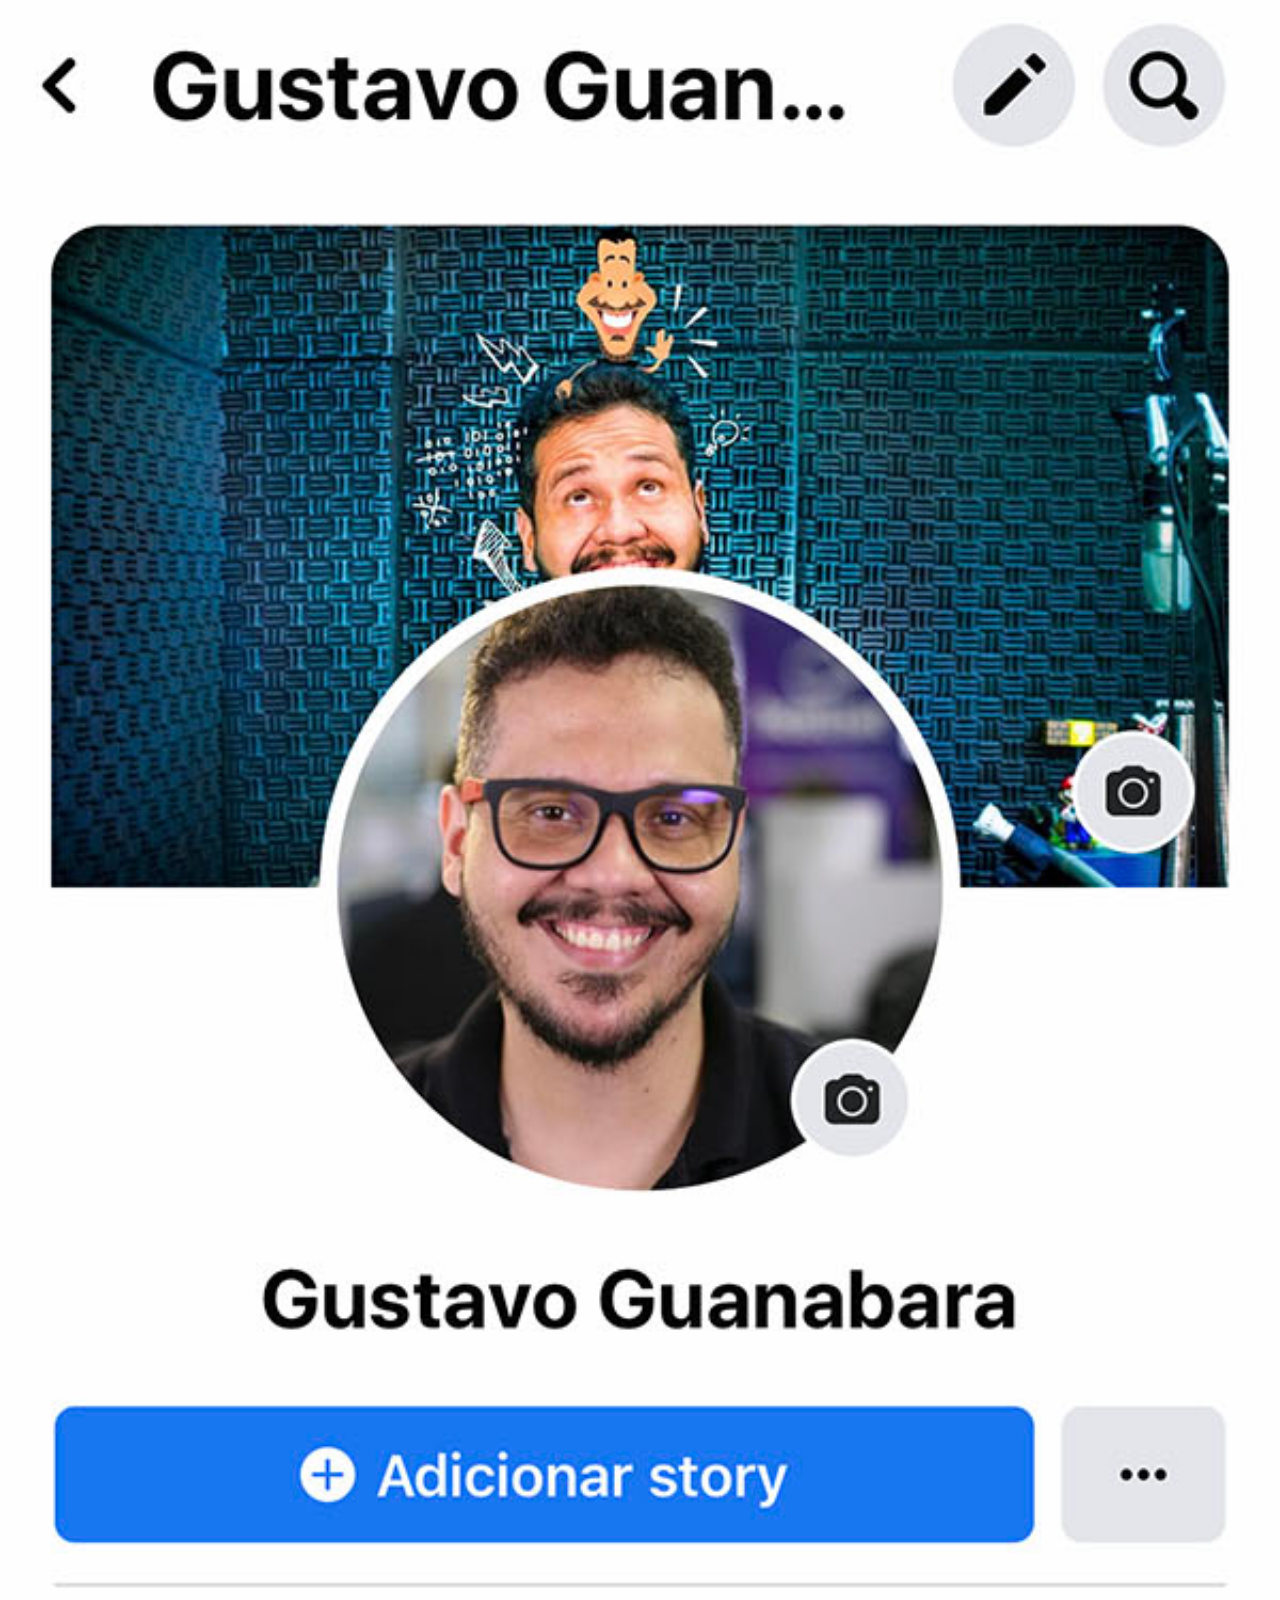
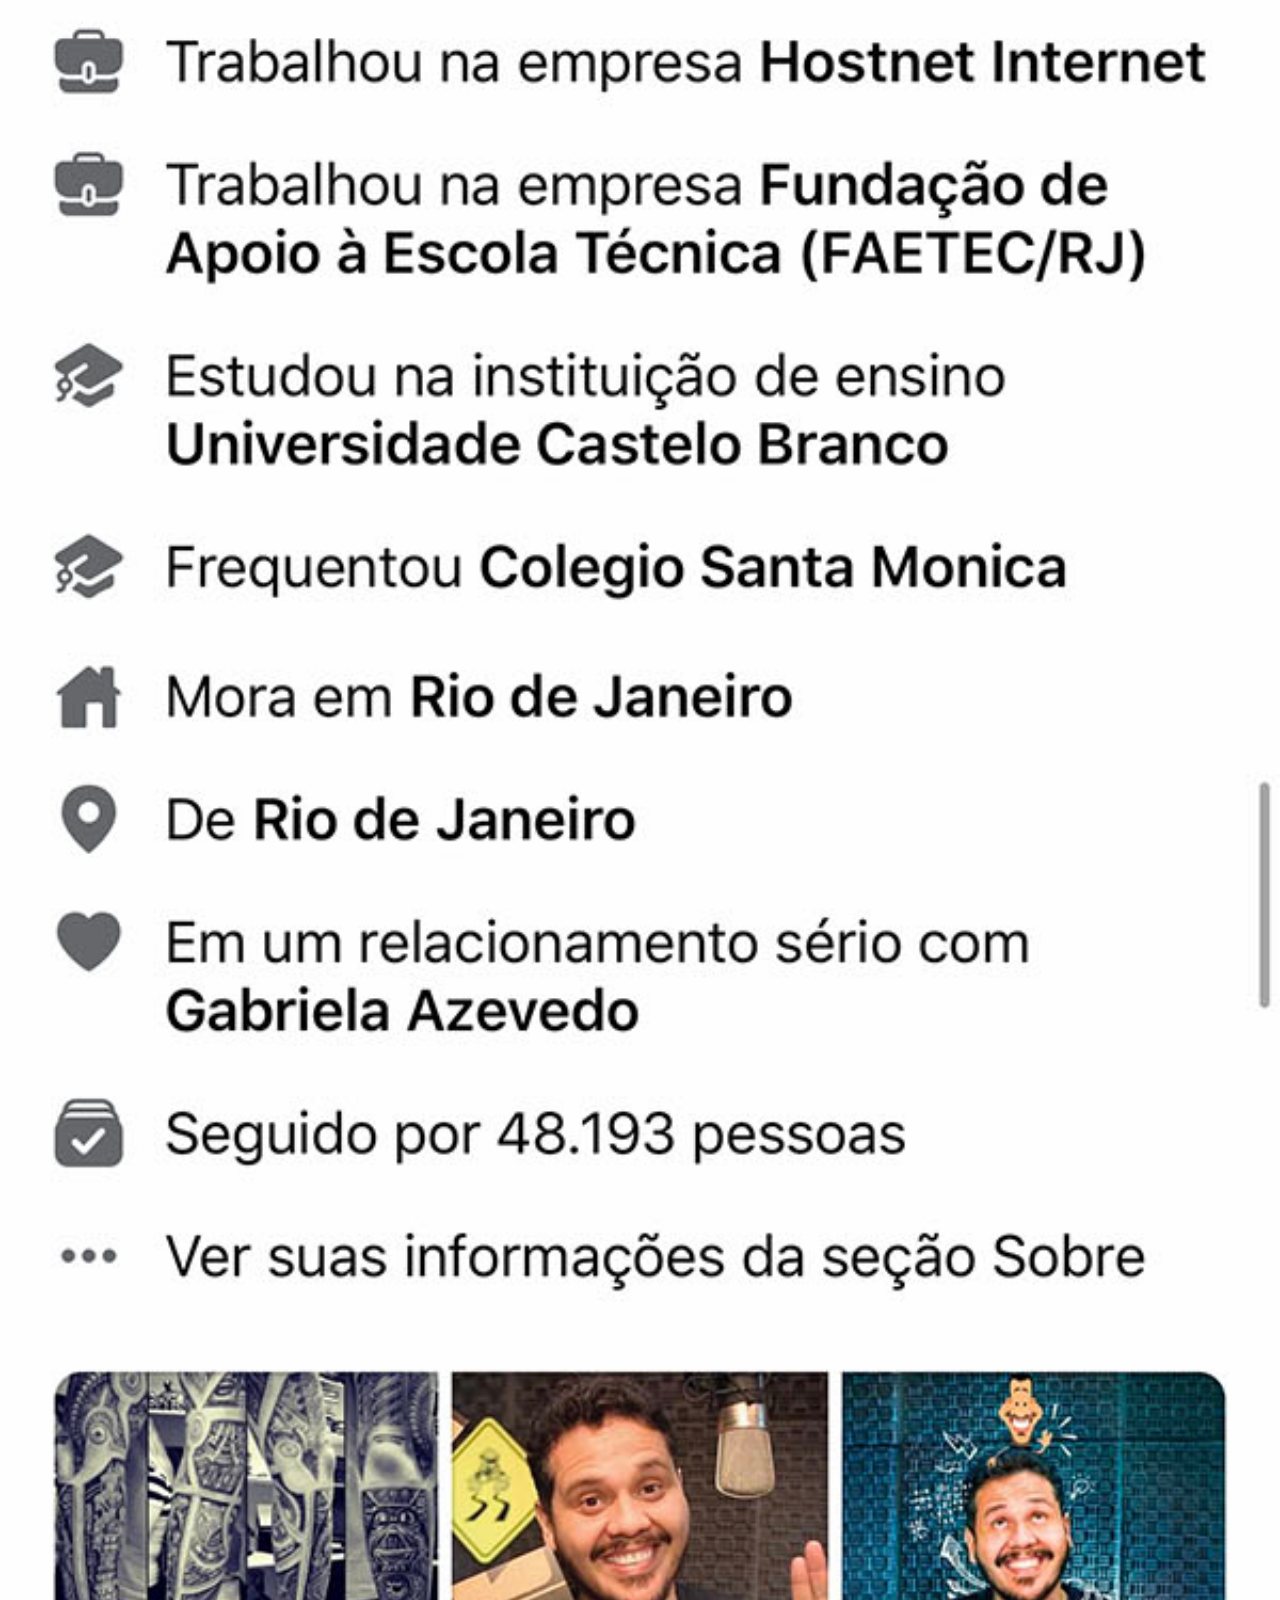
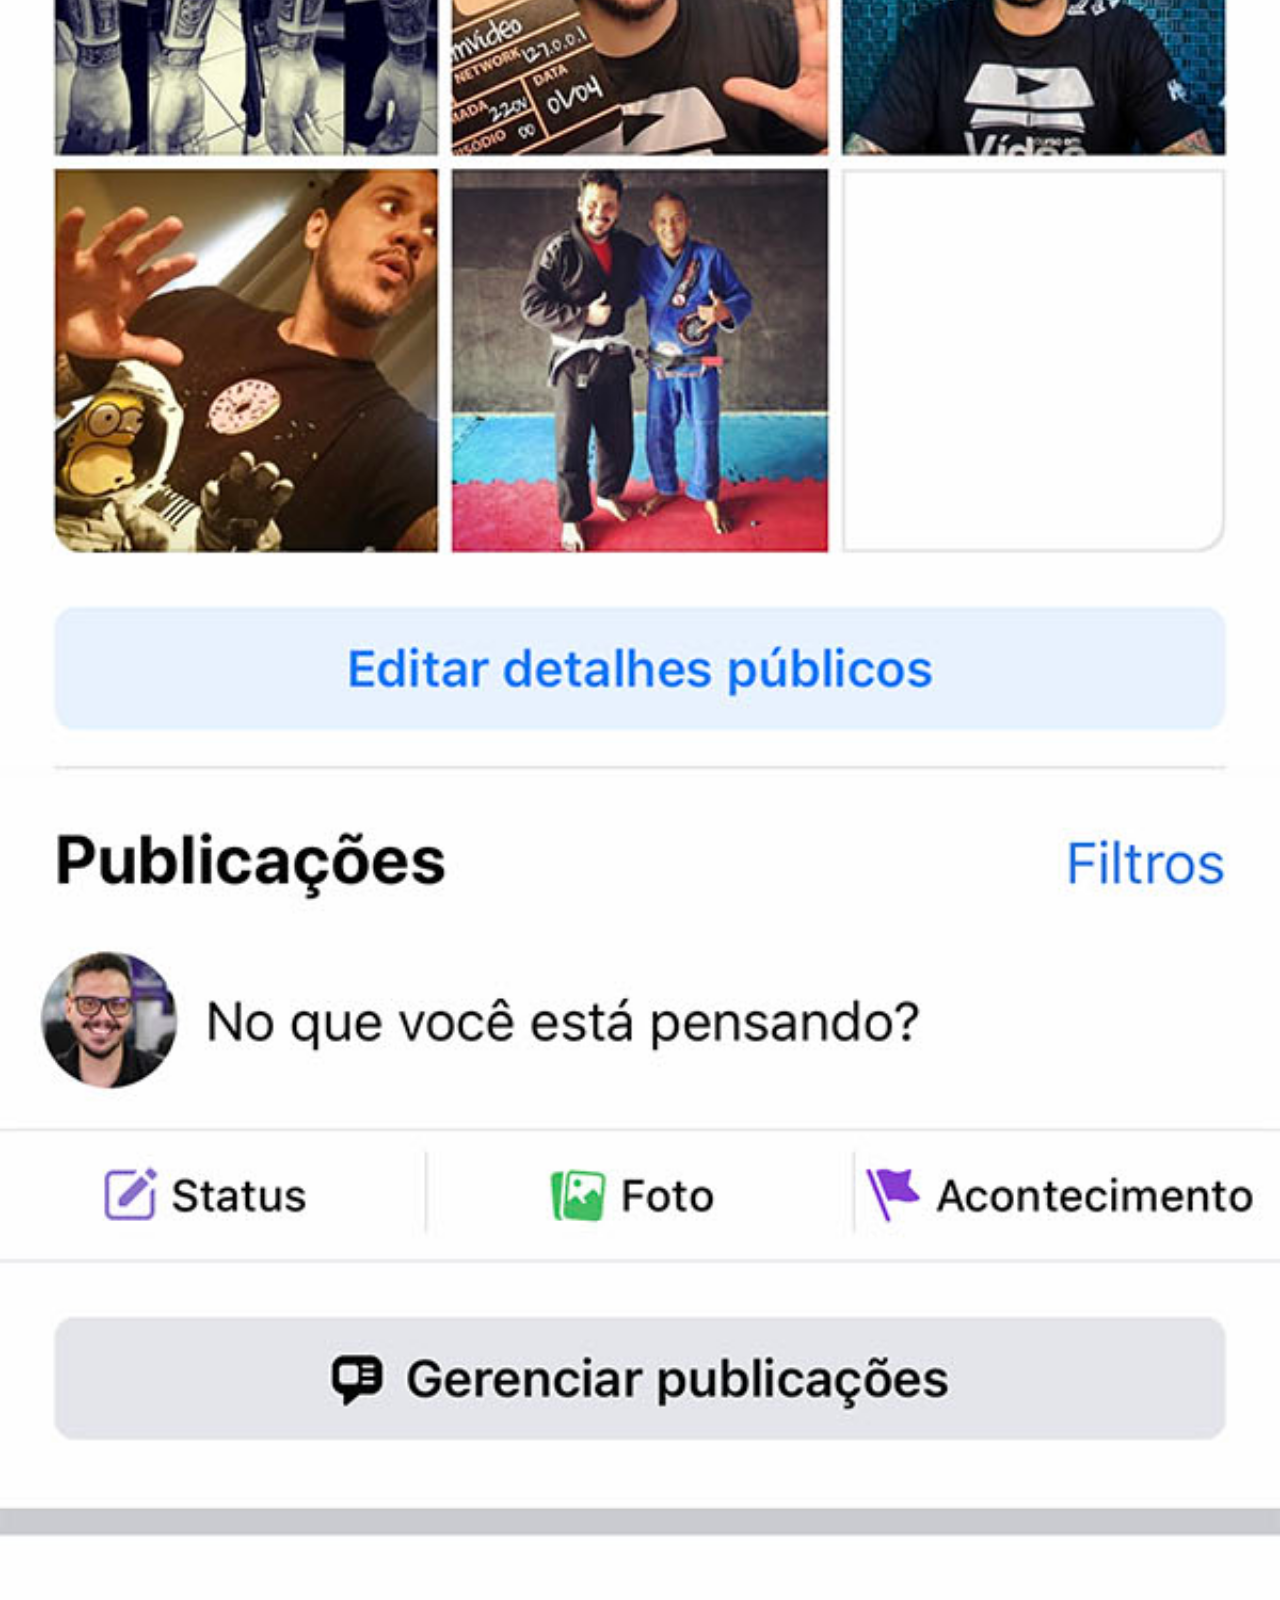
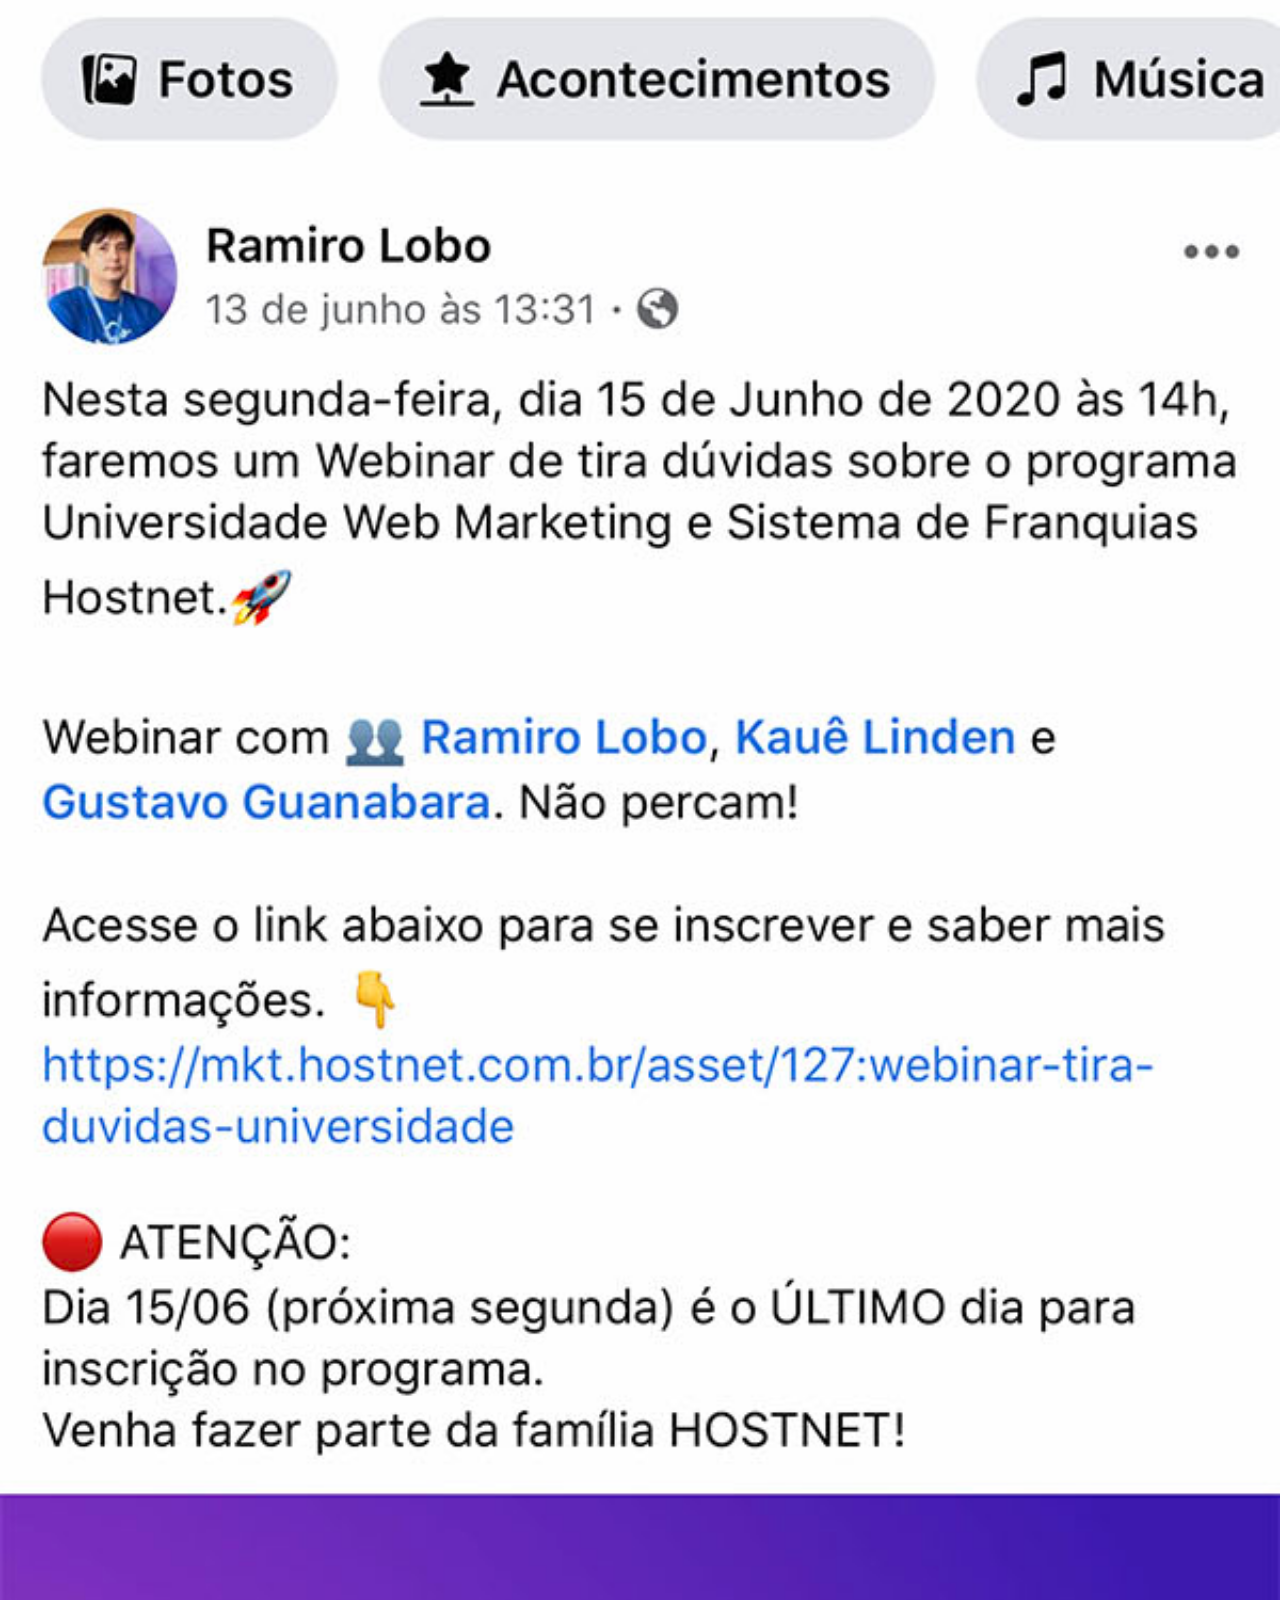
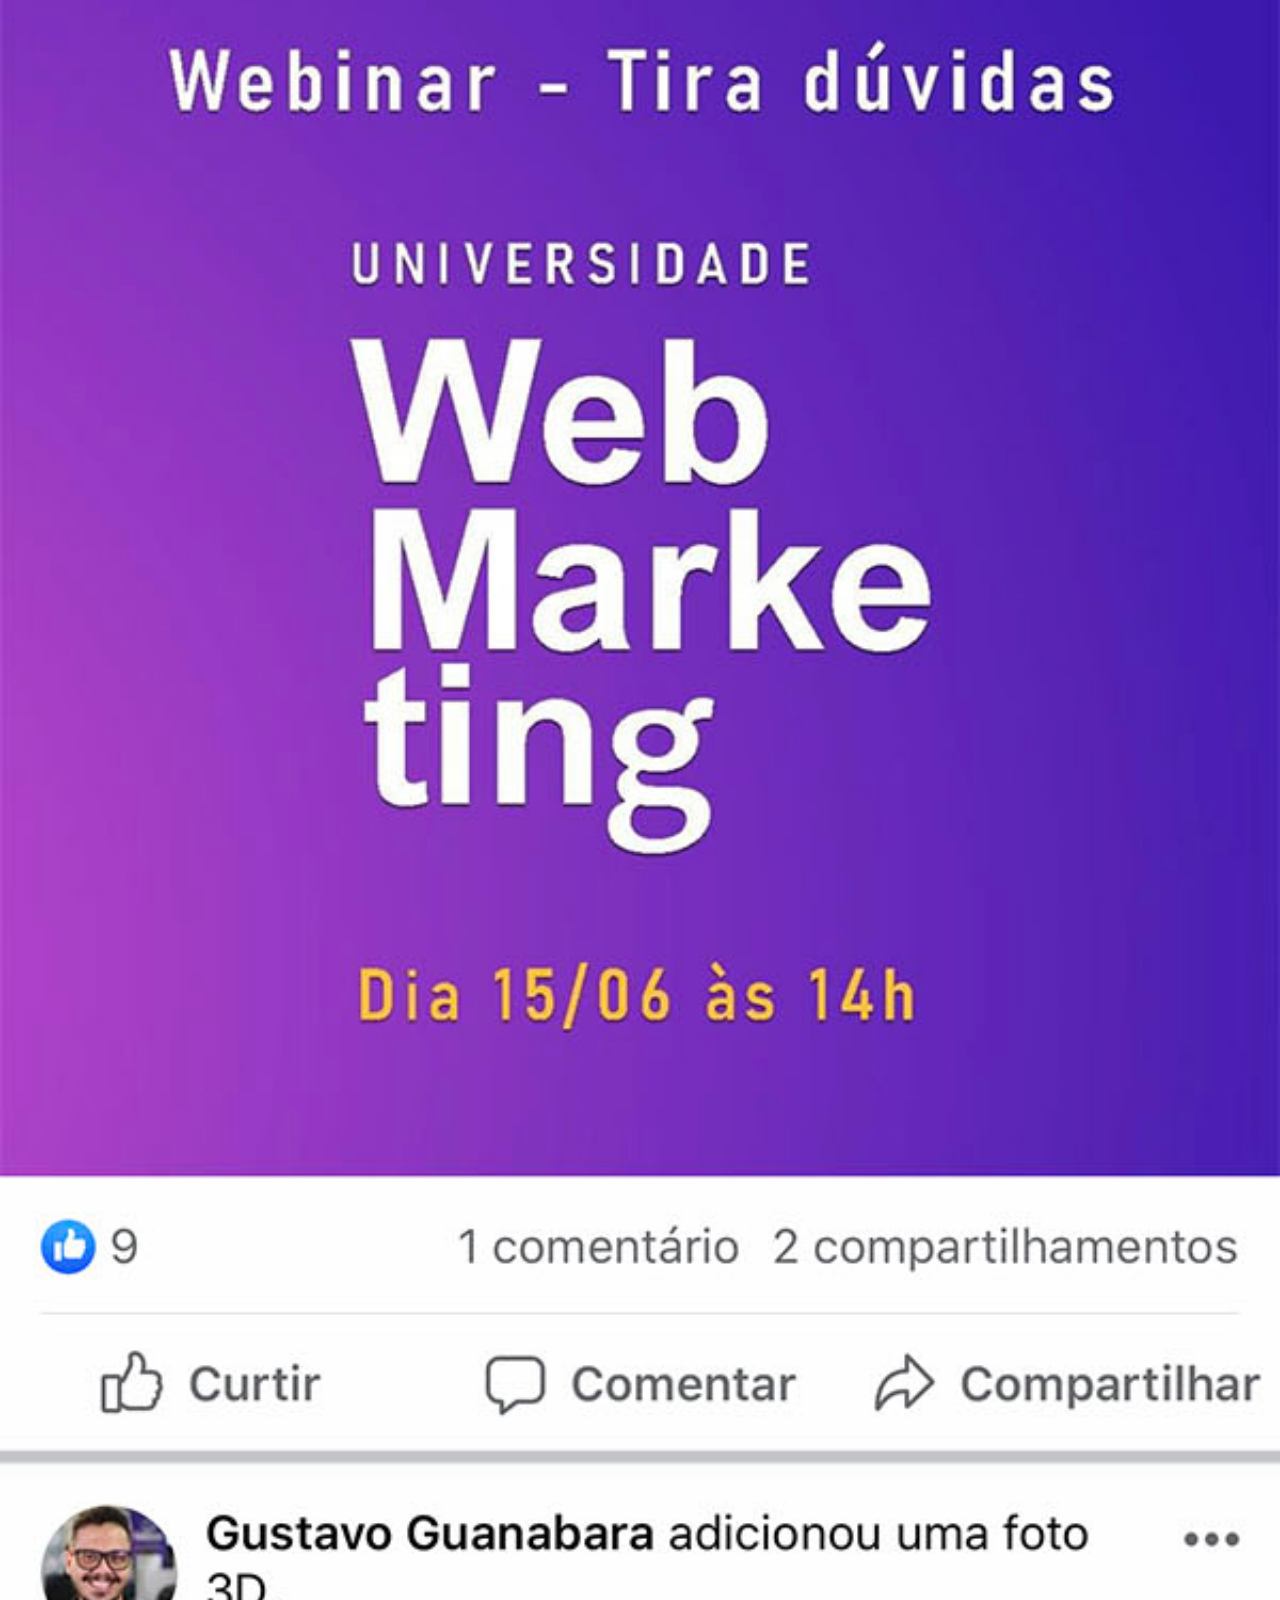
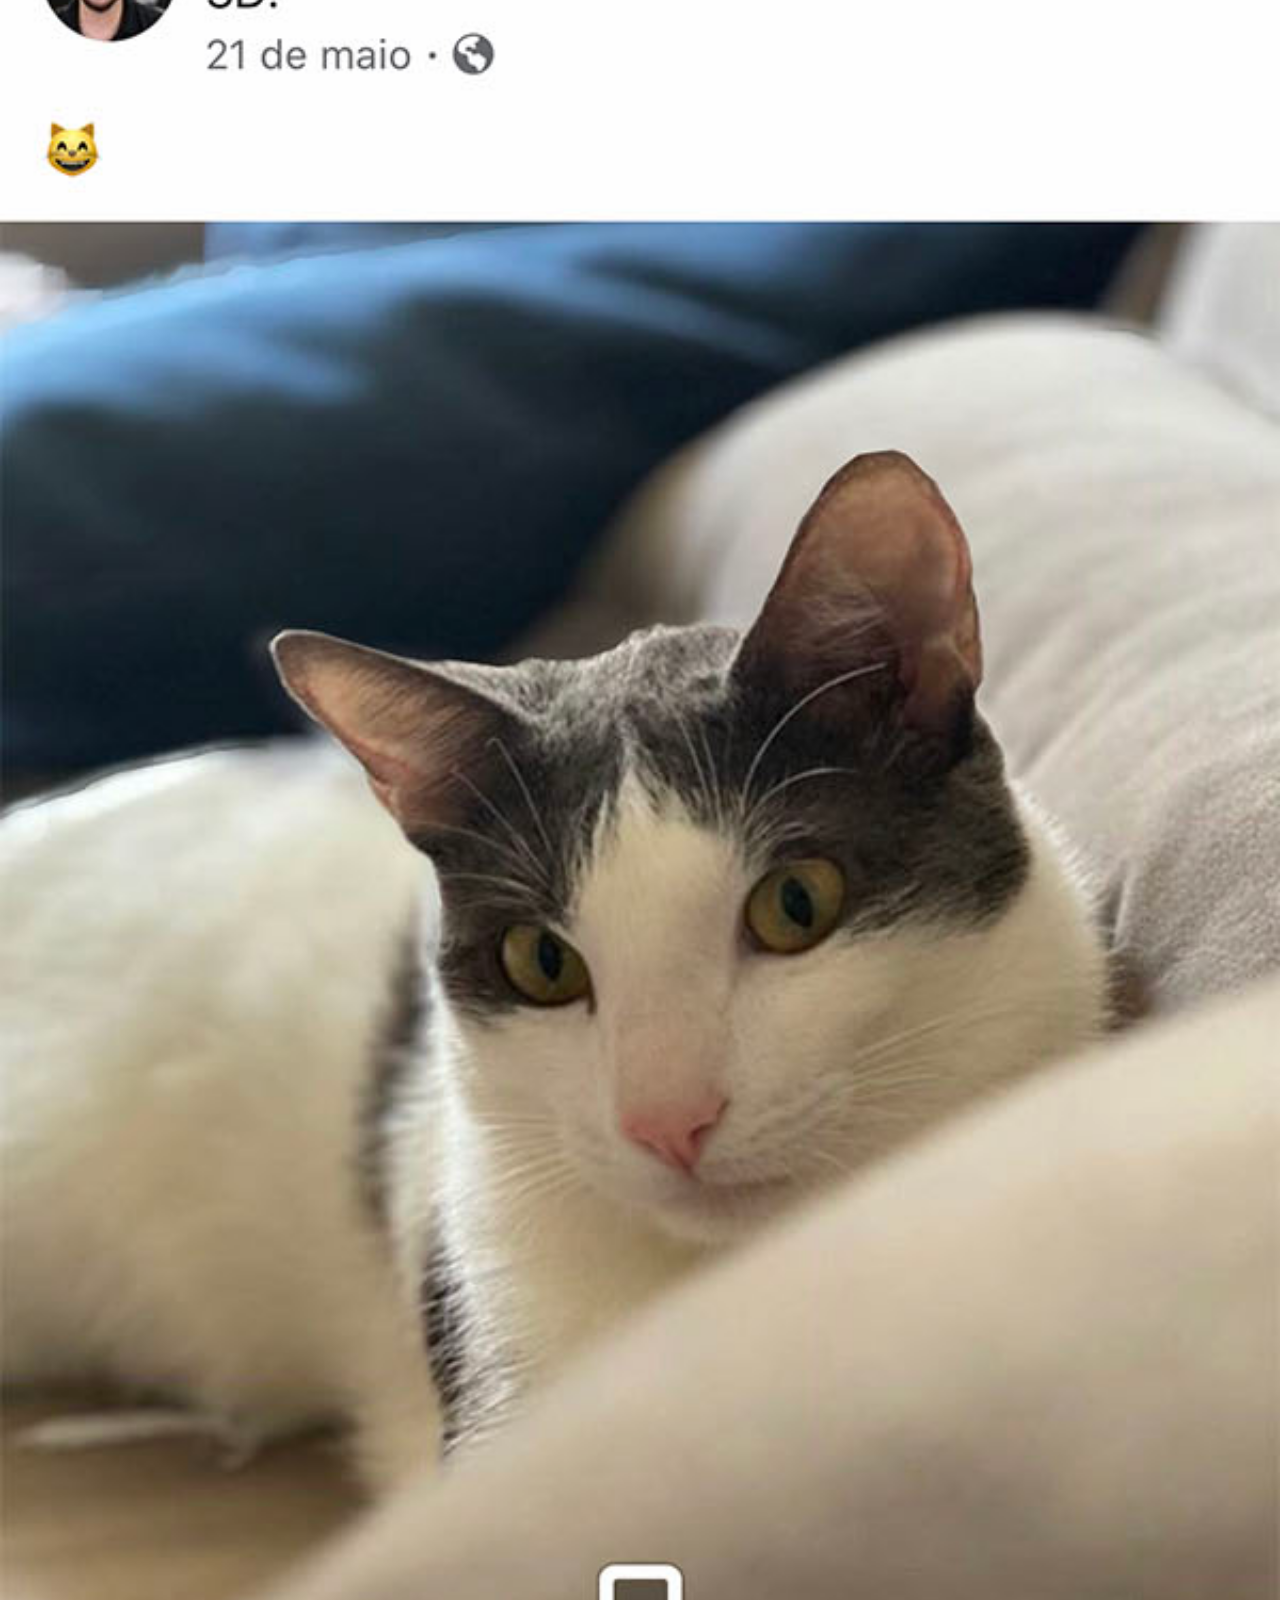
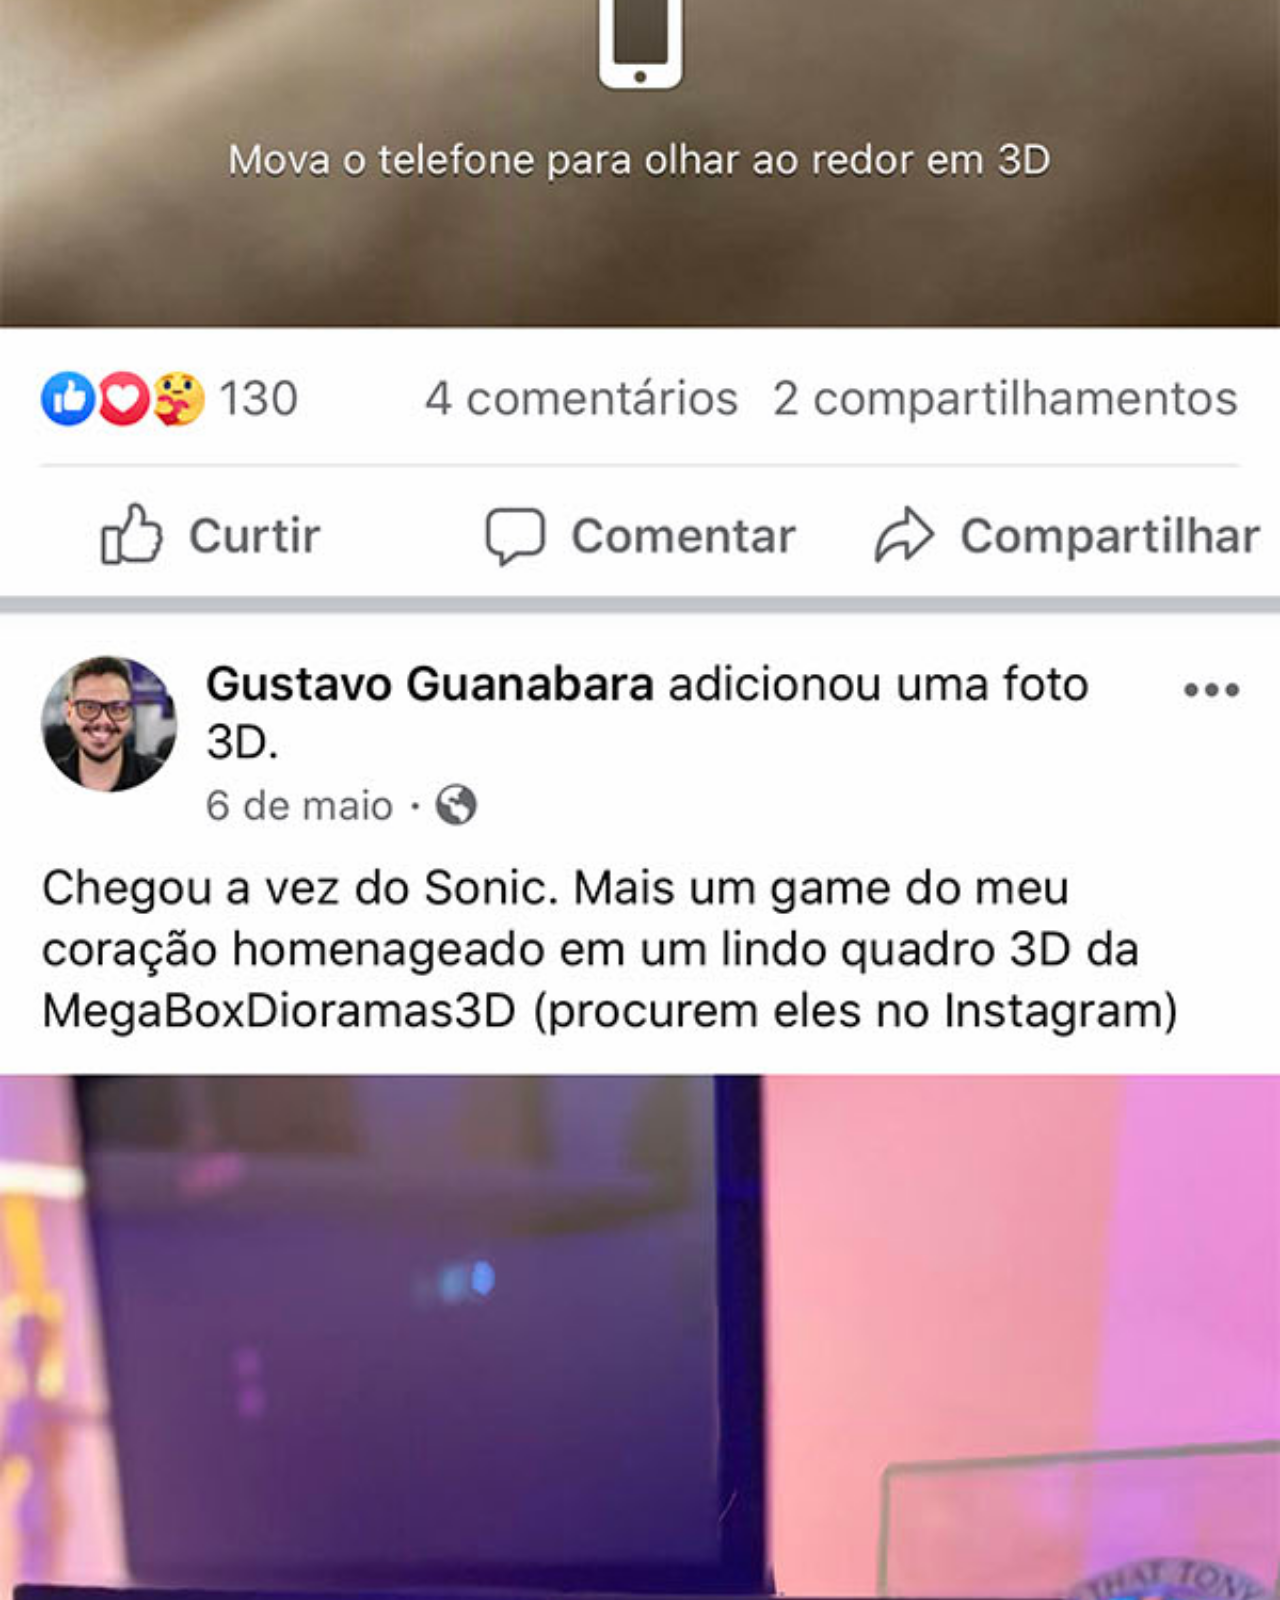
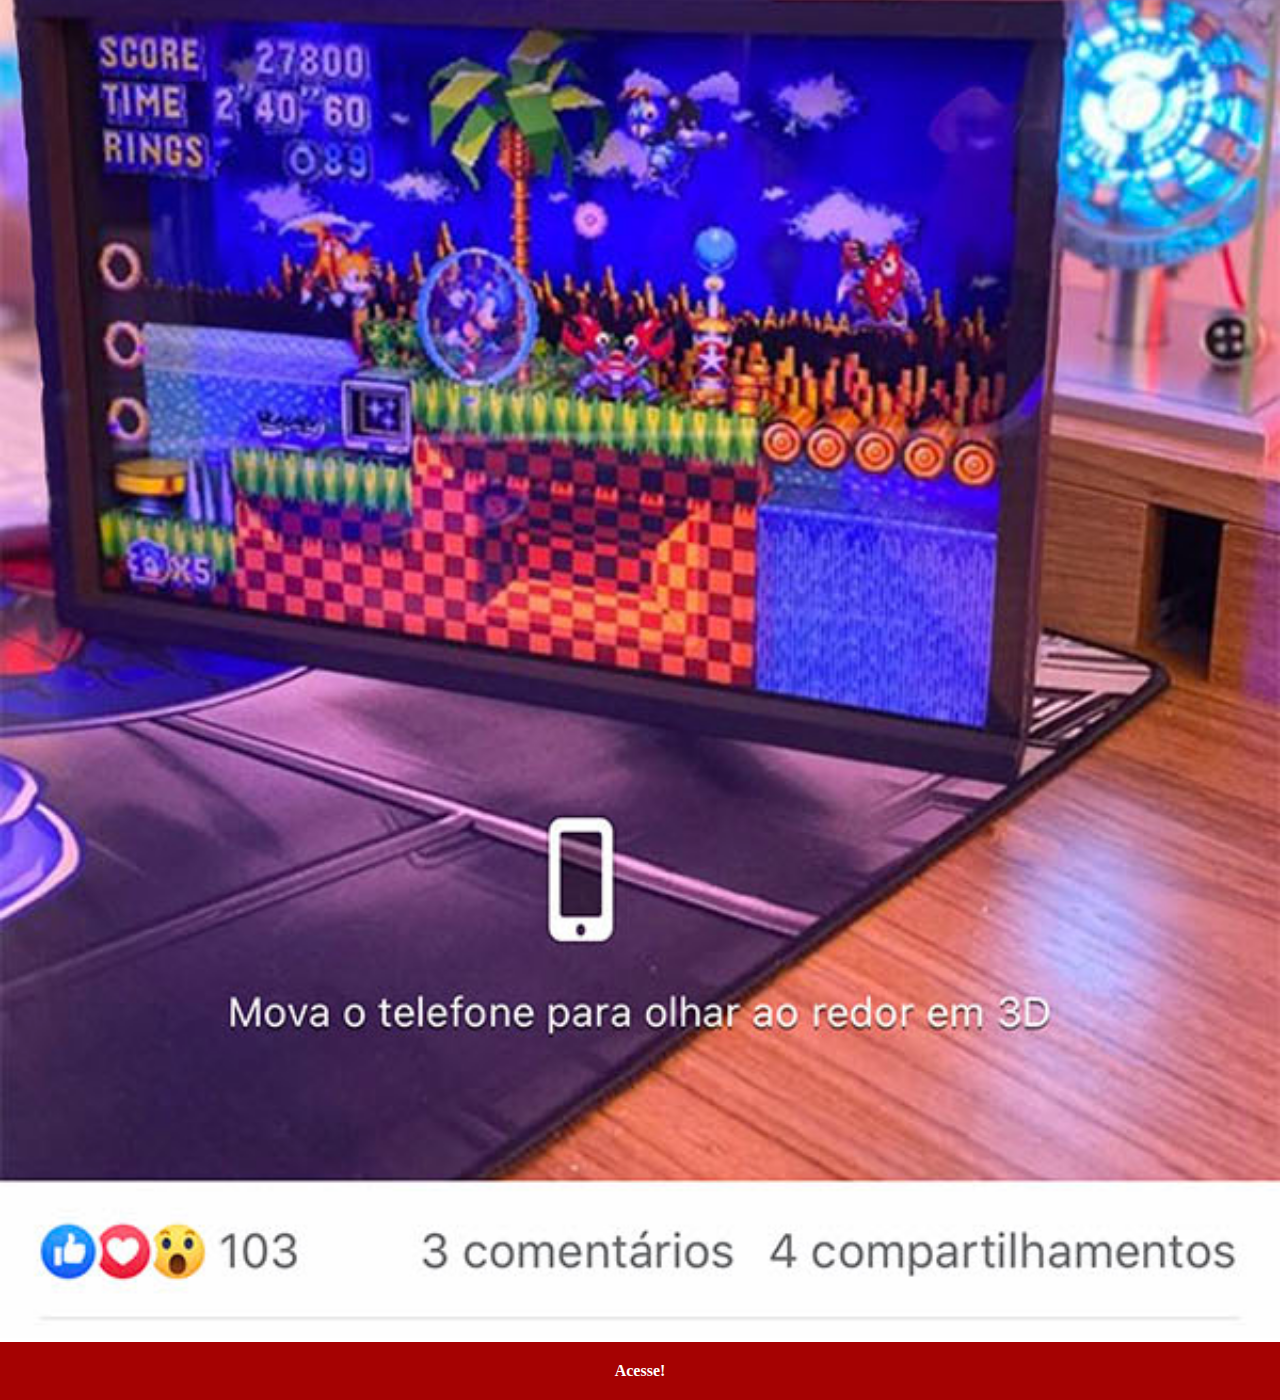
<file: facebook.html>
<!DOCTYPE html>
<html lang="pt-br">
<head>
    <meta charset="UTF-8">
    <meta http-equiv="X-UA-Compatible" content="IE=edge">
    <meta name="viewport" content="width=device-width, initial-scale=1.0">
    <title>Facebook</title>
    <link rel="stylesheet" href="estilo/social.css">
</head>
<body>
    <img src="imagens/tela-facebook.jpg" alt="Facebook">
    <a href="https://www.facebook.com/gustavoguanabara">Acesse!</a>
</body>
</html>
</file>
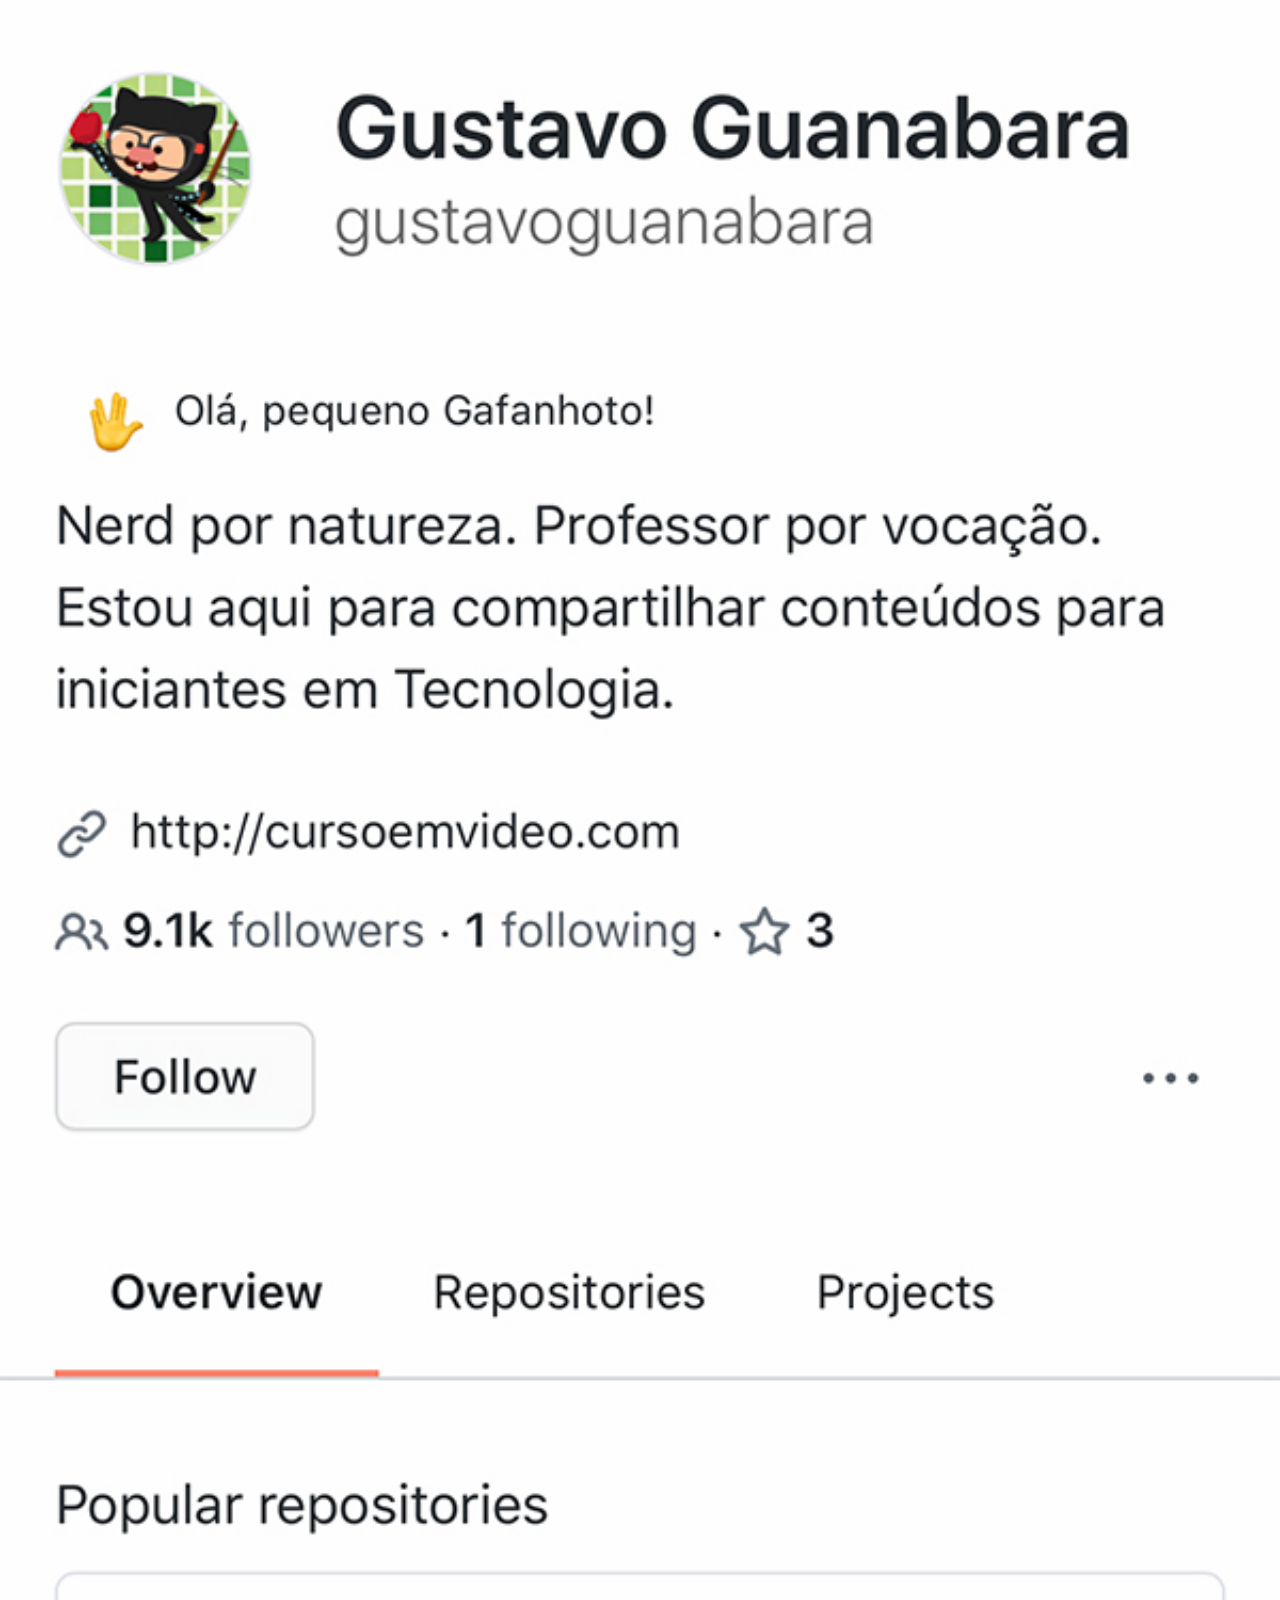
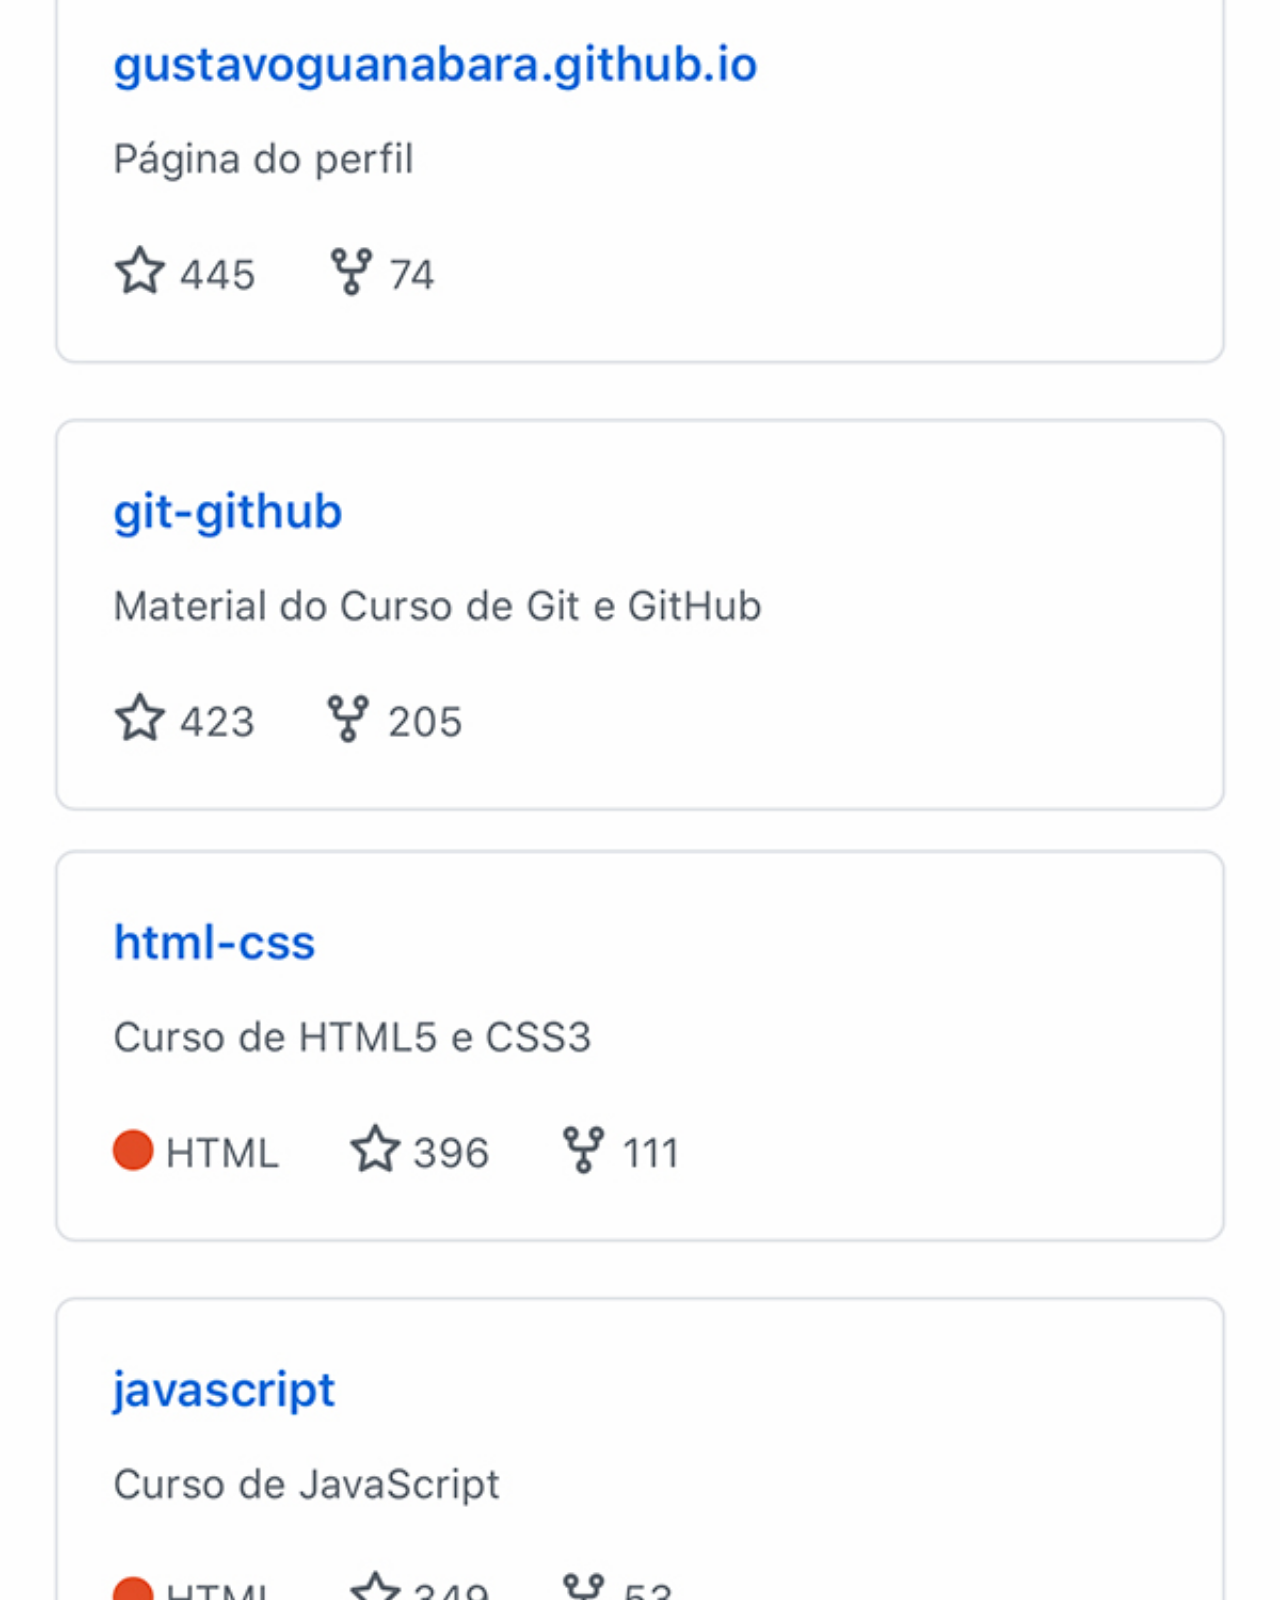
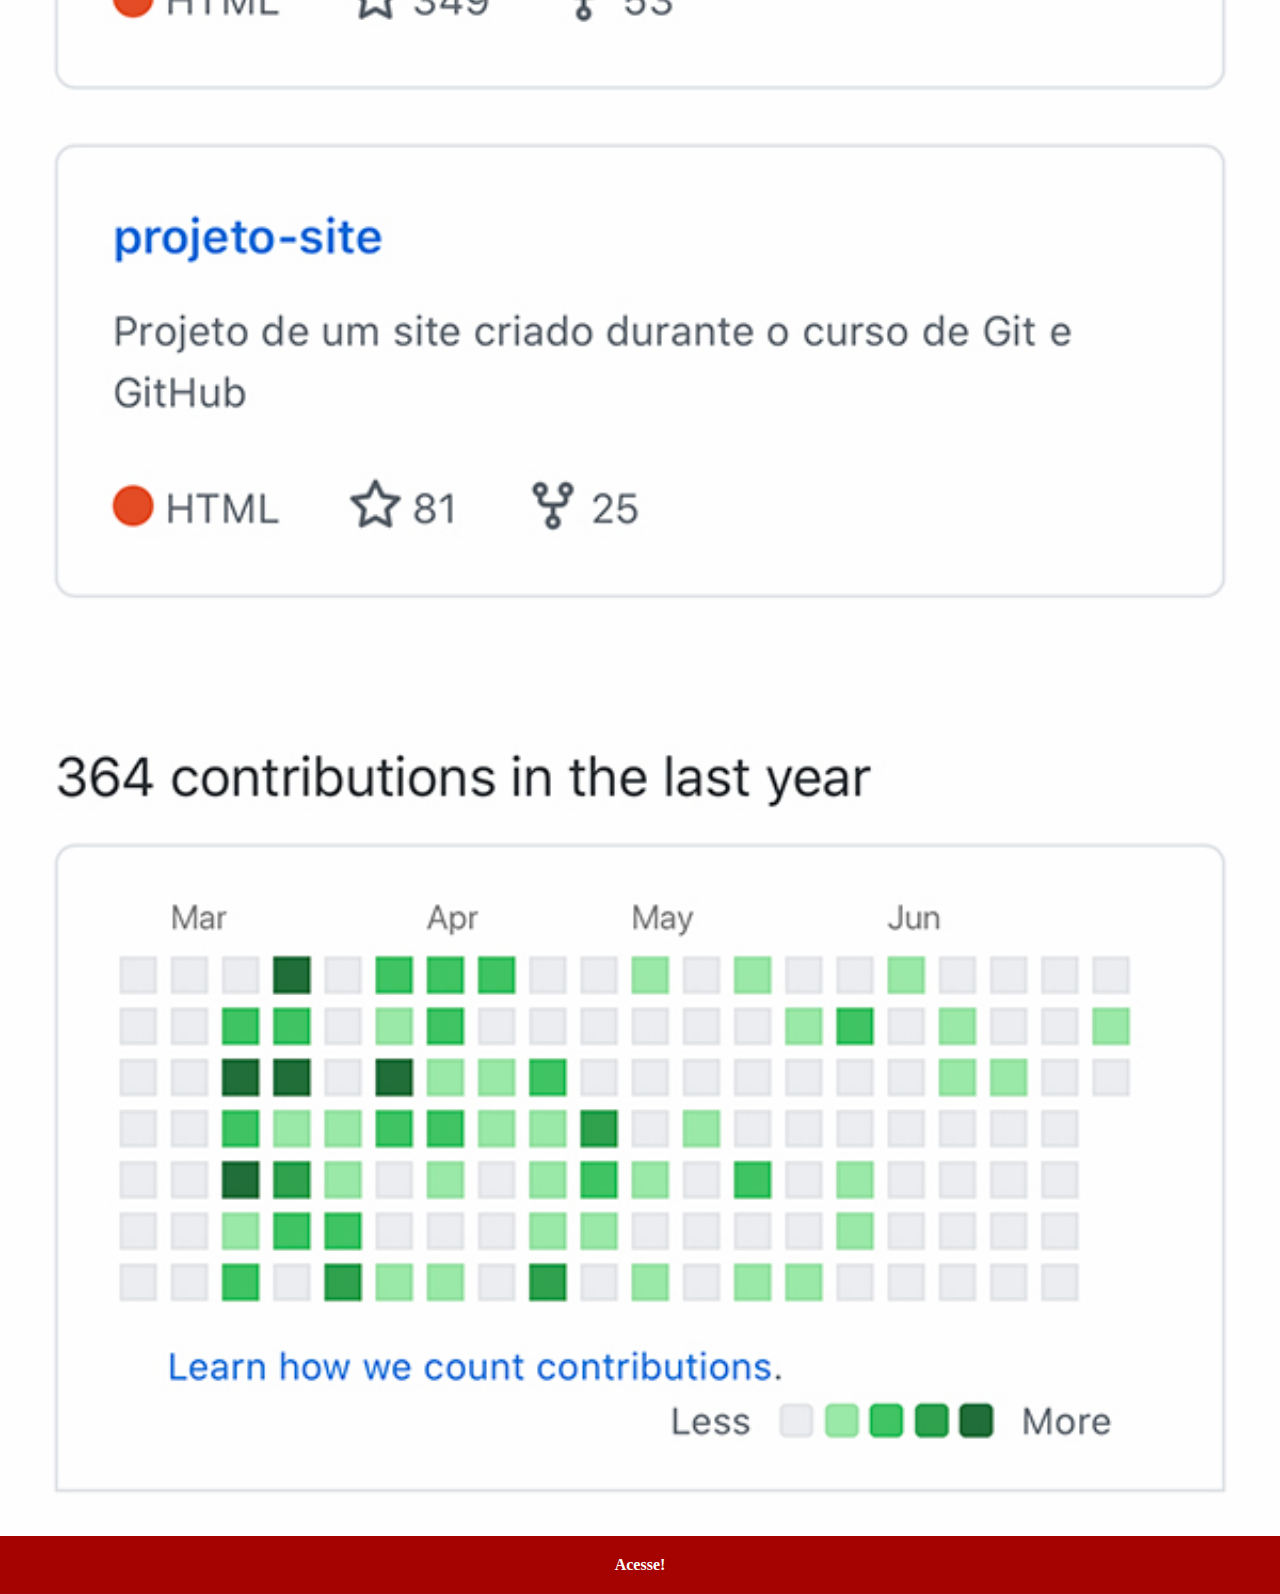
<file: github.html>
<!DOCTYPE html>
<html lang="pt-br">
<head>
    <meta charset="UTF-8">
    <meta http-equiv="X-UA-Compatible" content="IE=edge">
    <meta name="viewport" content="width=device-width, initial-scale=1.0">
    <title>GitHub</title>
    <link rel="stylesheet" href="estilo/social.css">
</head>
<body>
    <img src="imagens/tela-github.jpg" alt="GitHub">
    <a href="https://github.com/rafaelandrad/" target="_blank">Acesse!</a>
</body>
</html>
</file>
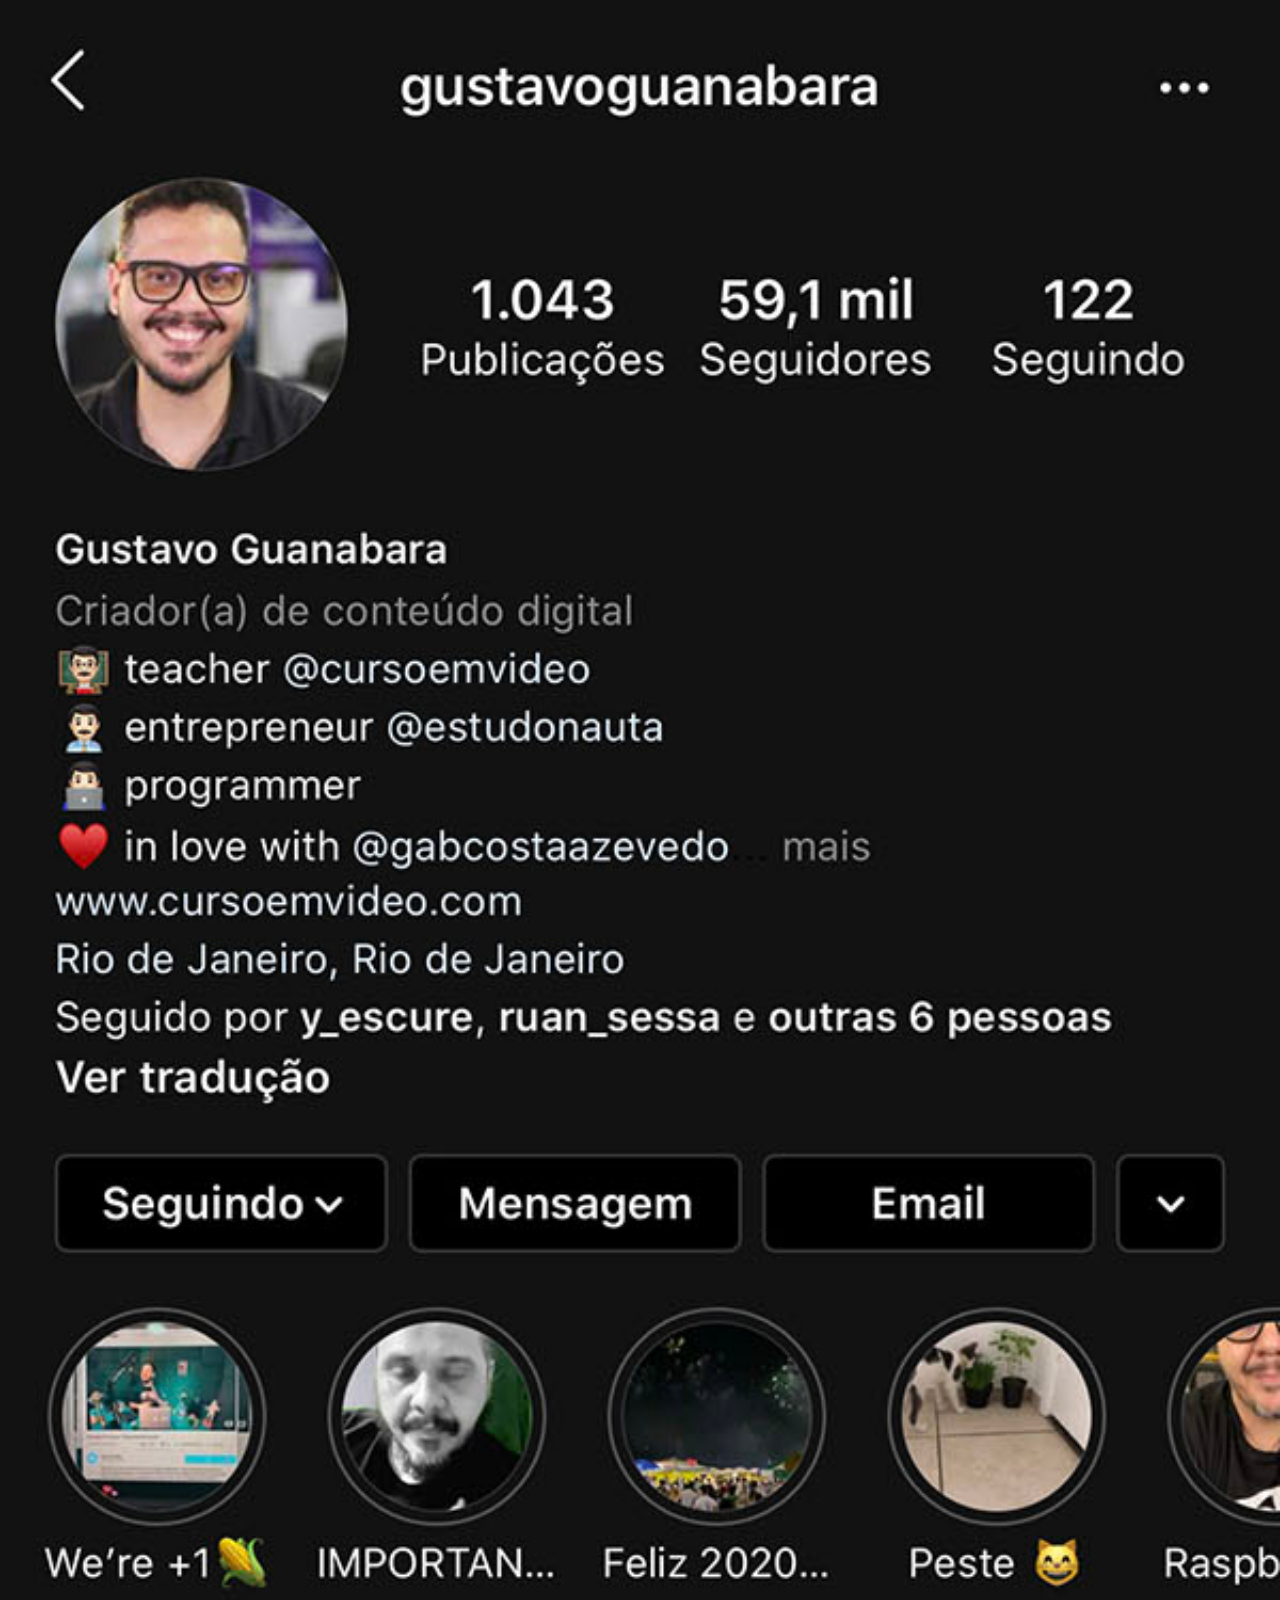
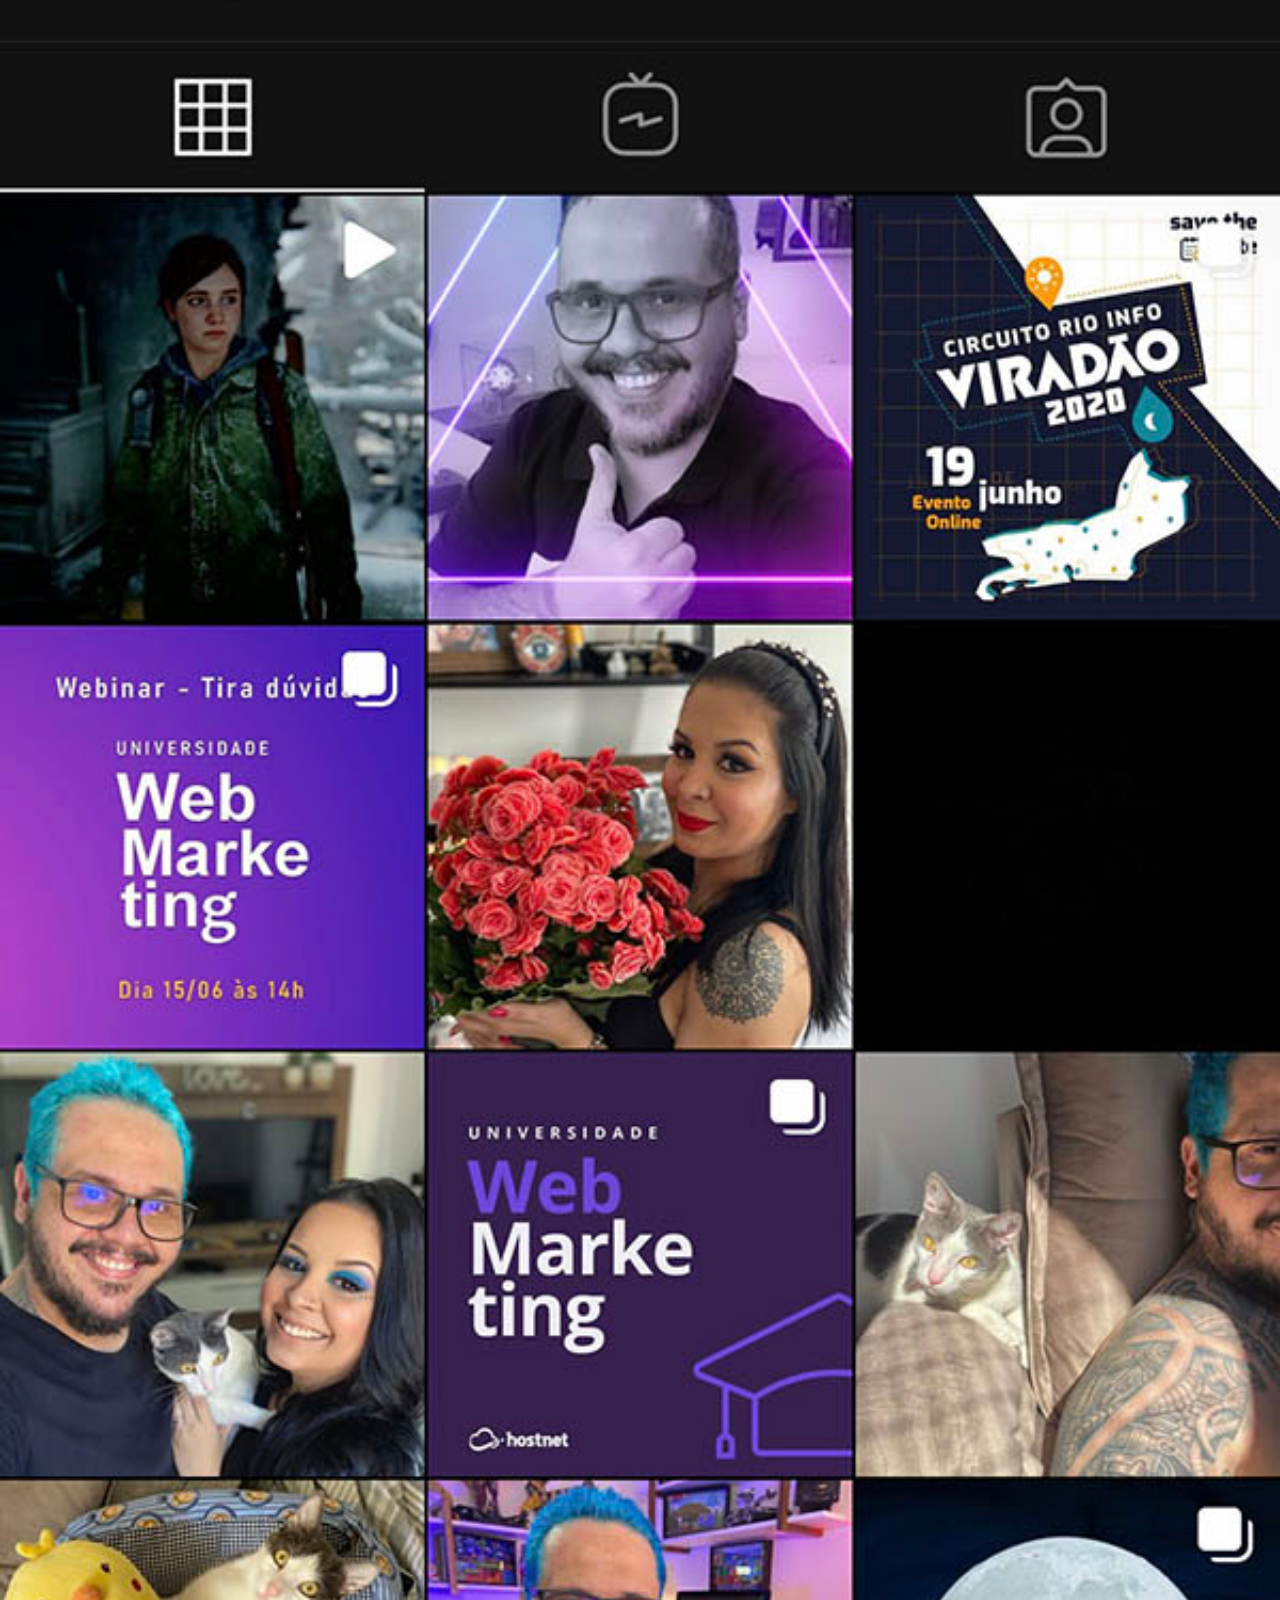
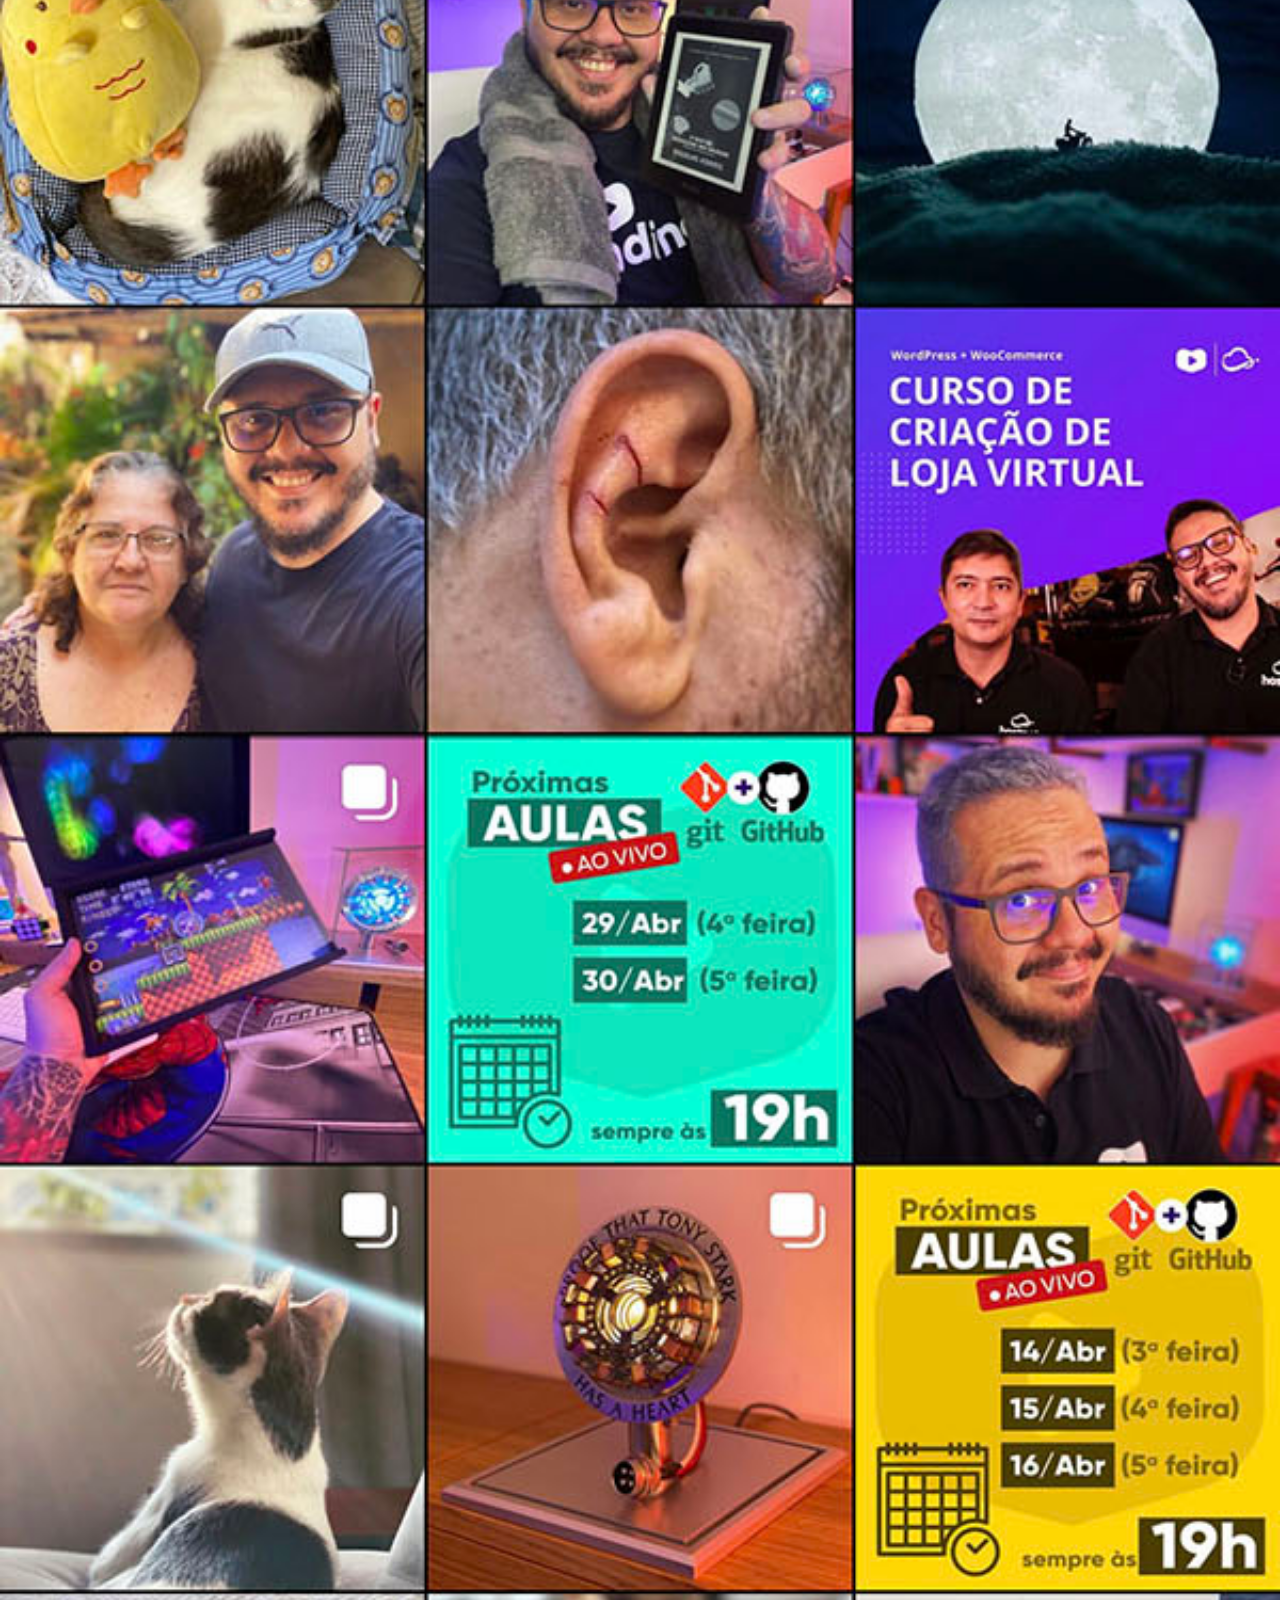
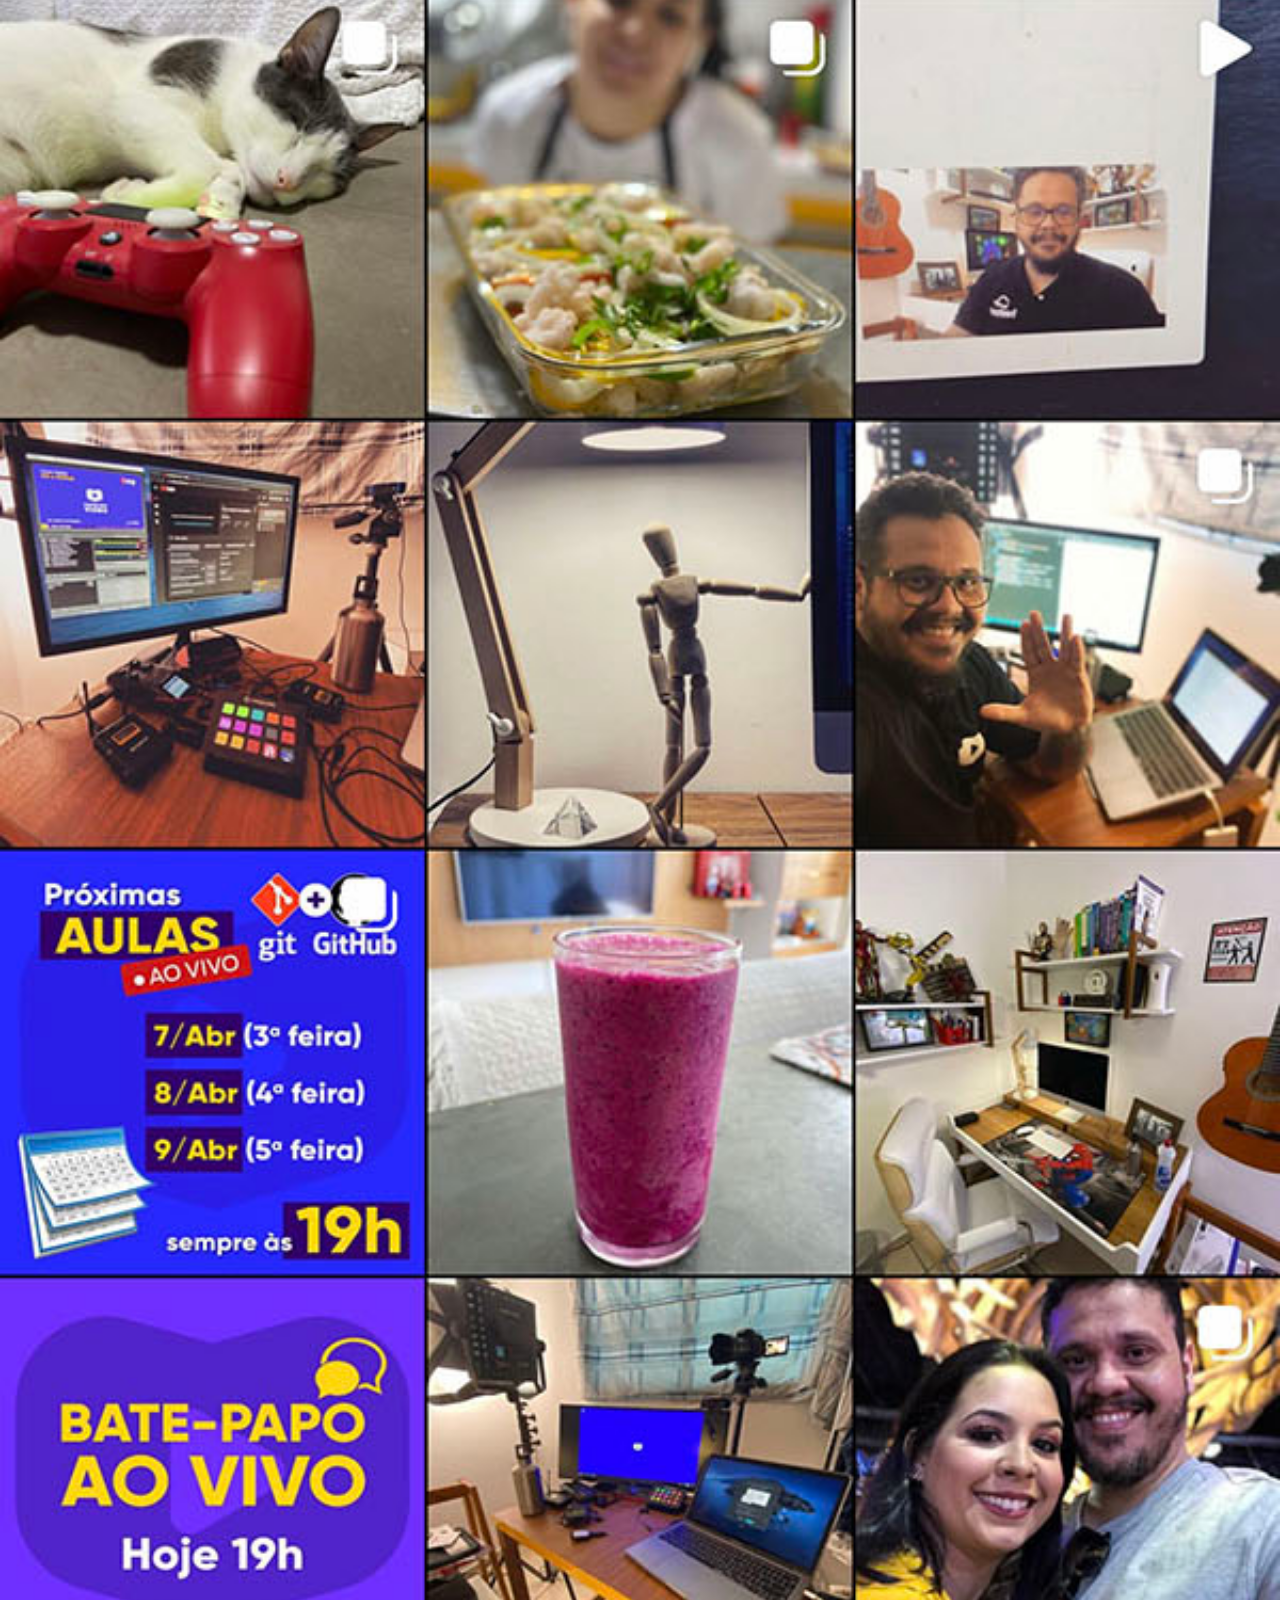
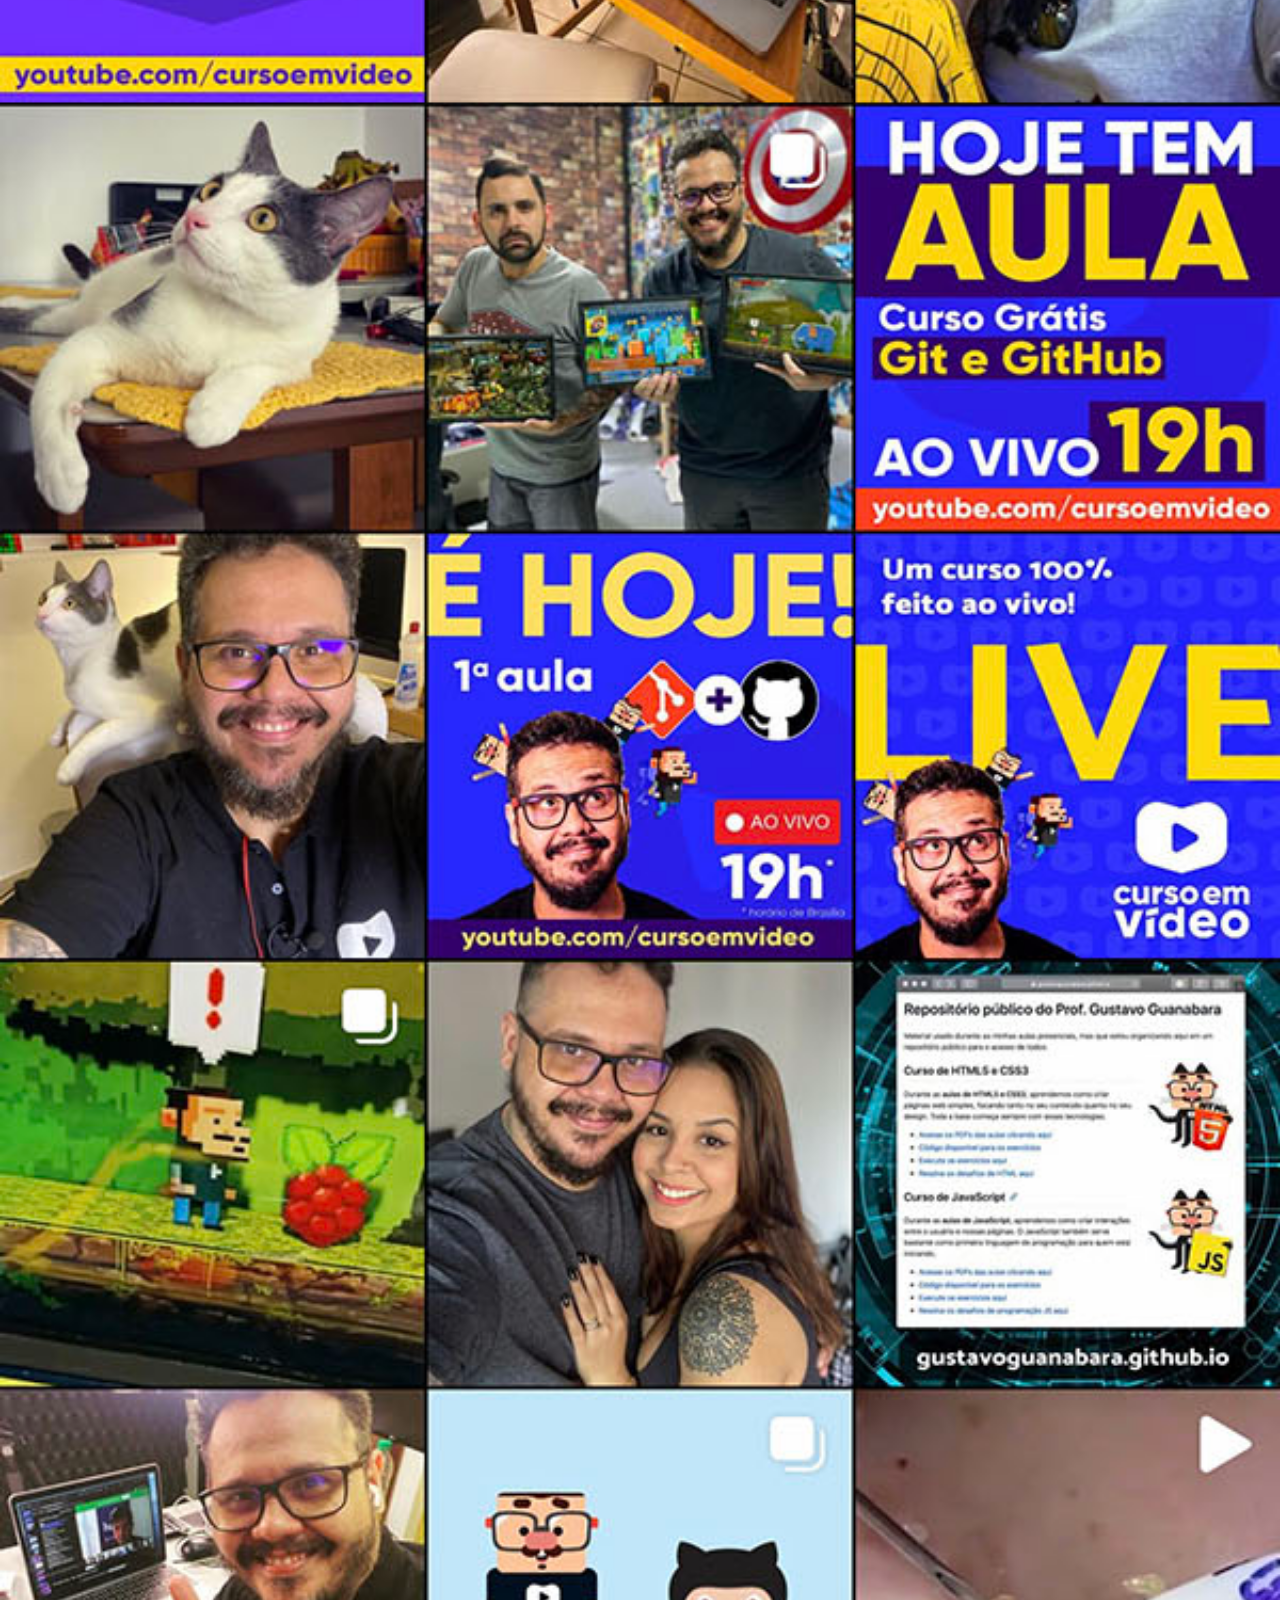
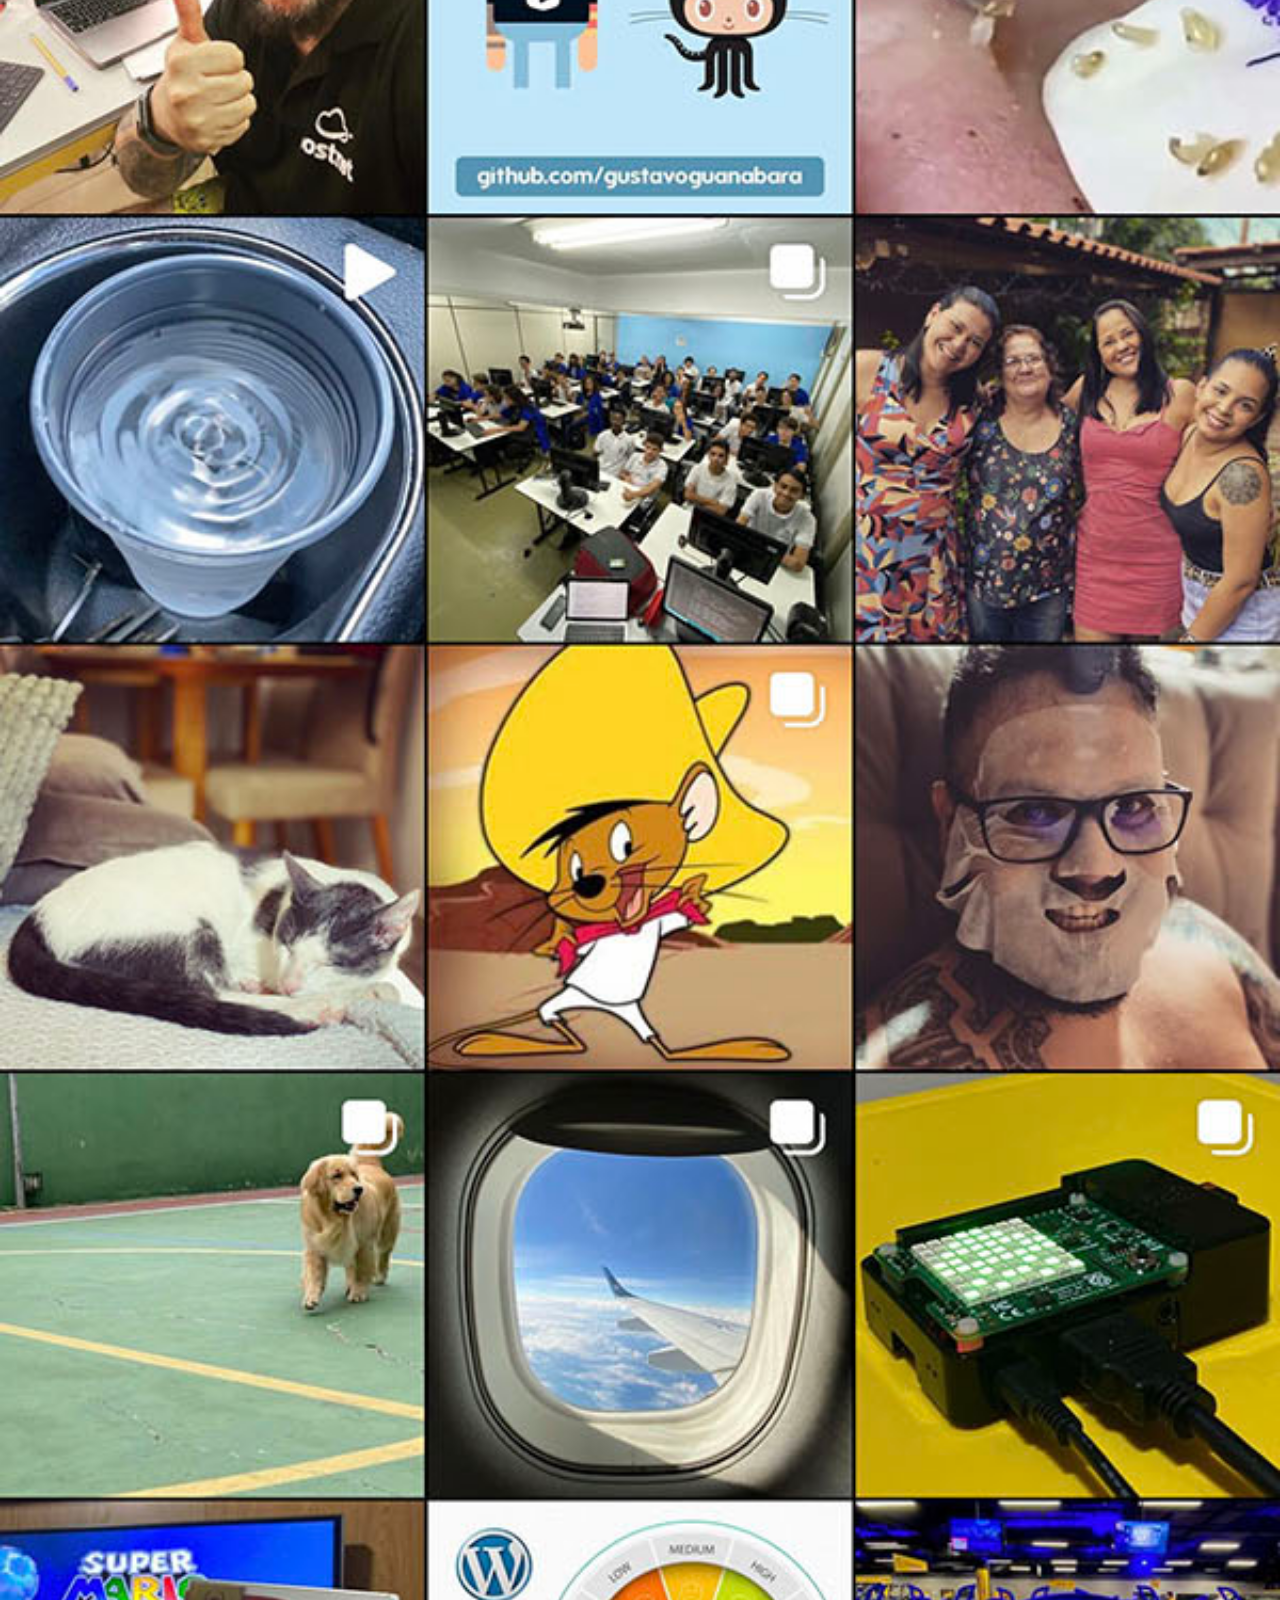
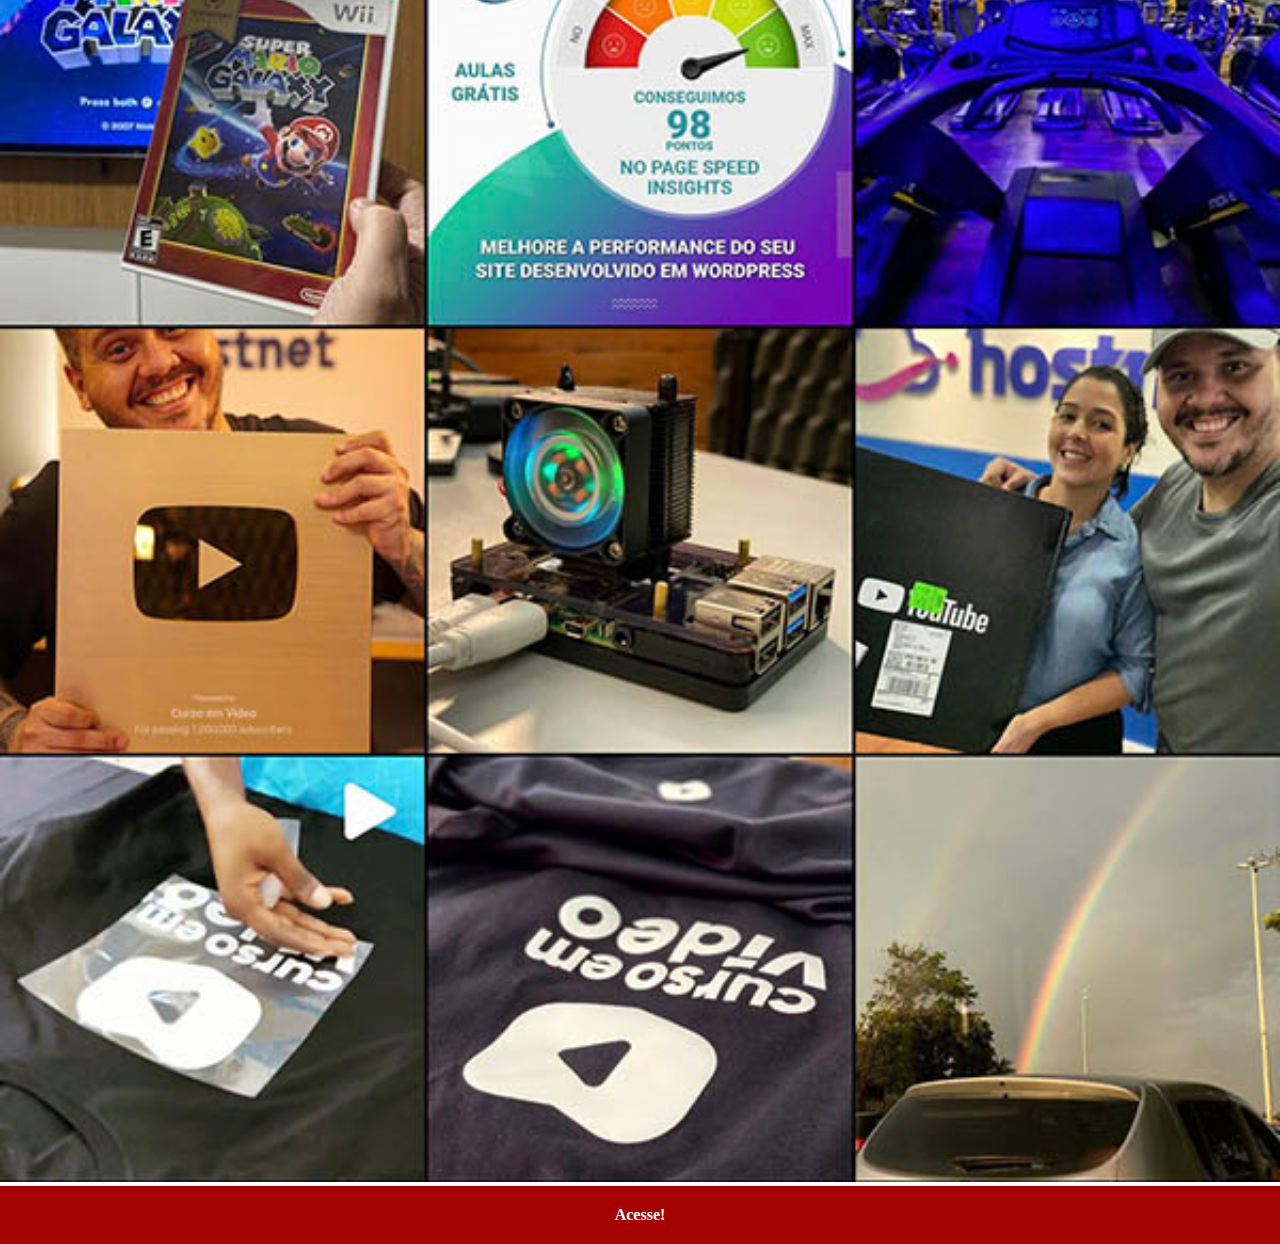
<file: instagram.html>
<!DOCTYPE html>
<html lang="pt-br">
<head>
    <meta charset="UTF-8">
    <meta http-equiv="X-UA-Compatible" content="IE=edge">
    <meta name="viewport" content="width=device-width, initial-scale=1.0">
    <title>Instagram</title>
    <link rel="stylesheet" href="estilo/social.css">
</head>
<body>
    <img src="imagens/tela-instagram.jpg" alt="Instagram">
    <a href="https://www.instagram.com/gustavoguanabara/" target="_blank">Acesse!</a>
</body>
</html>
</file>
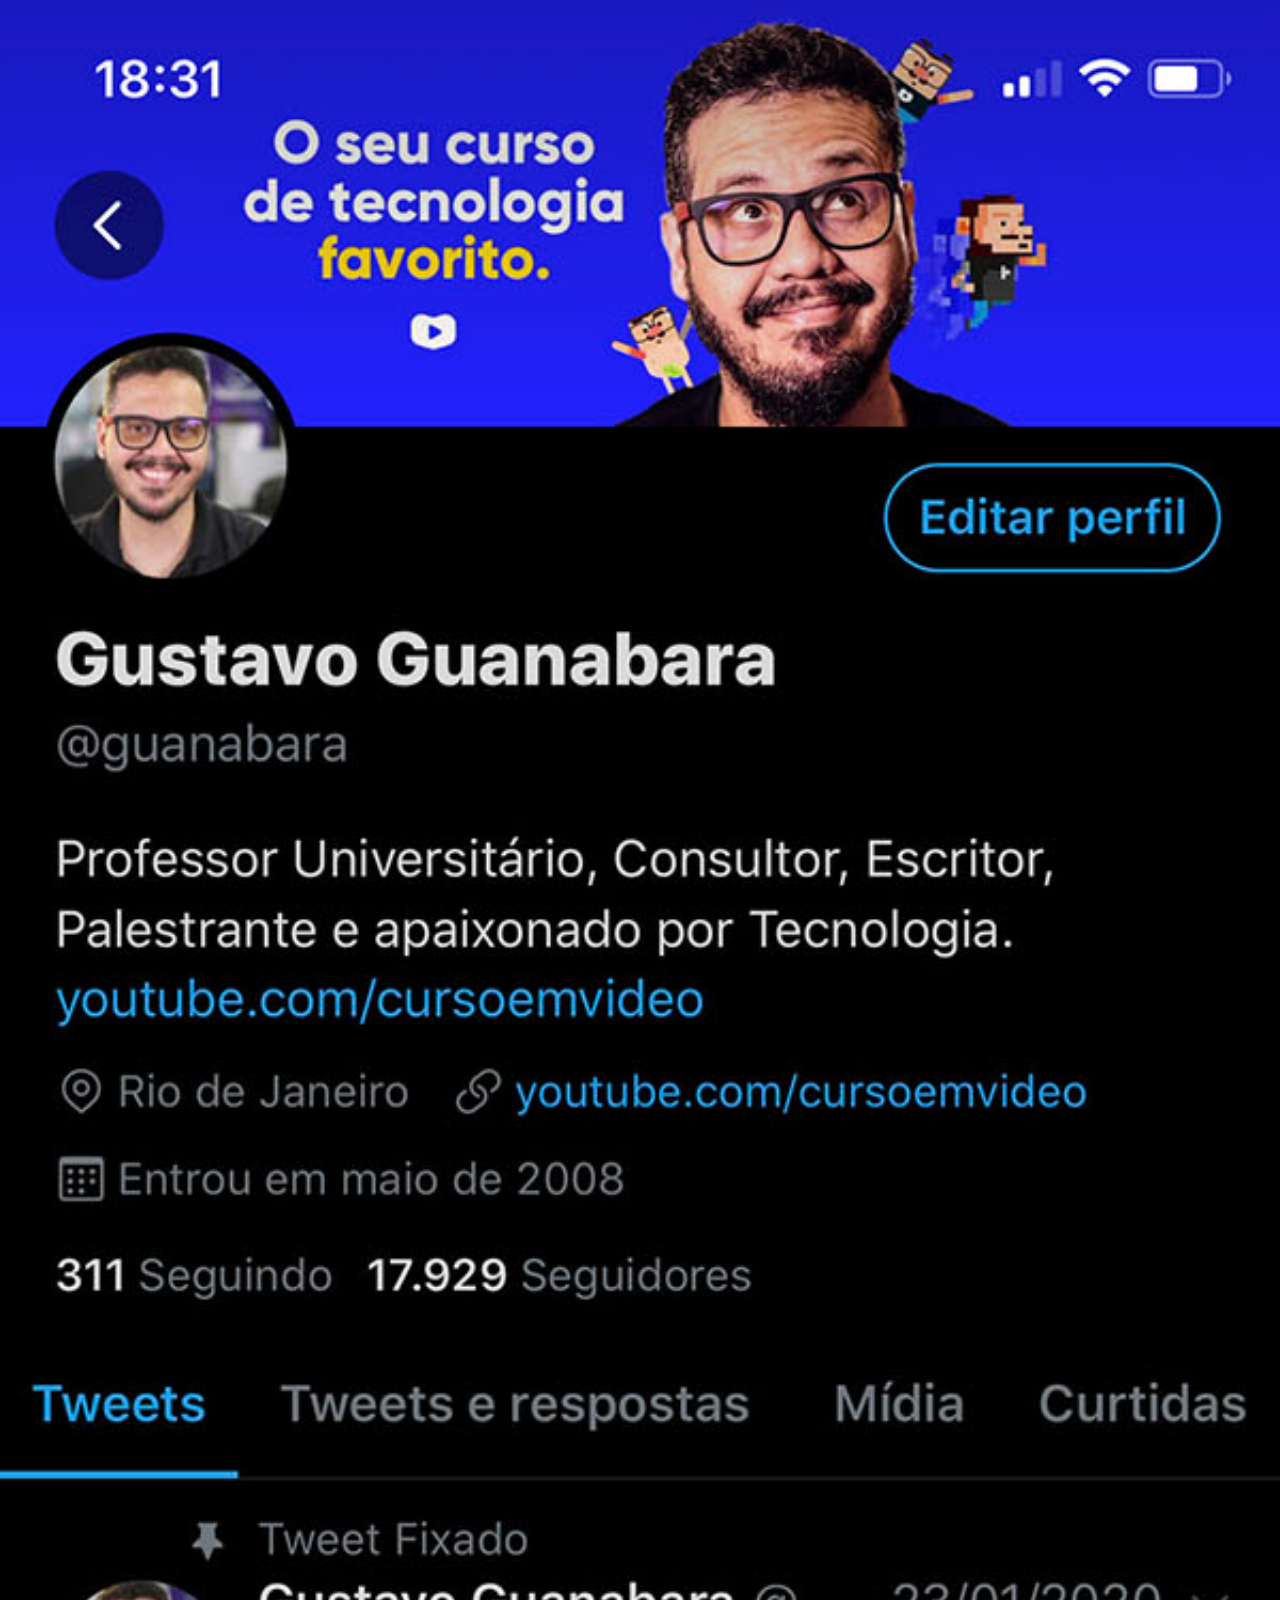
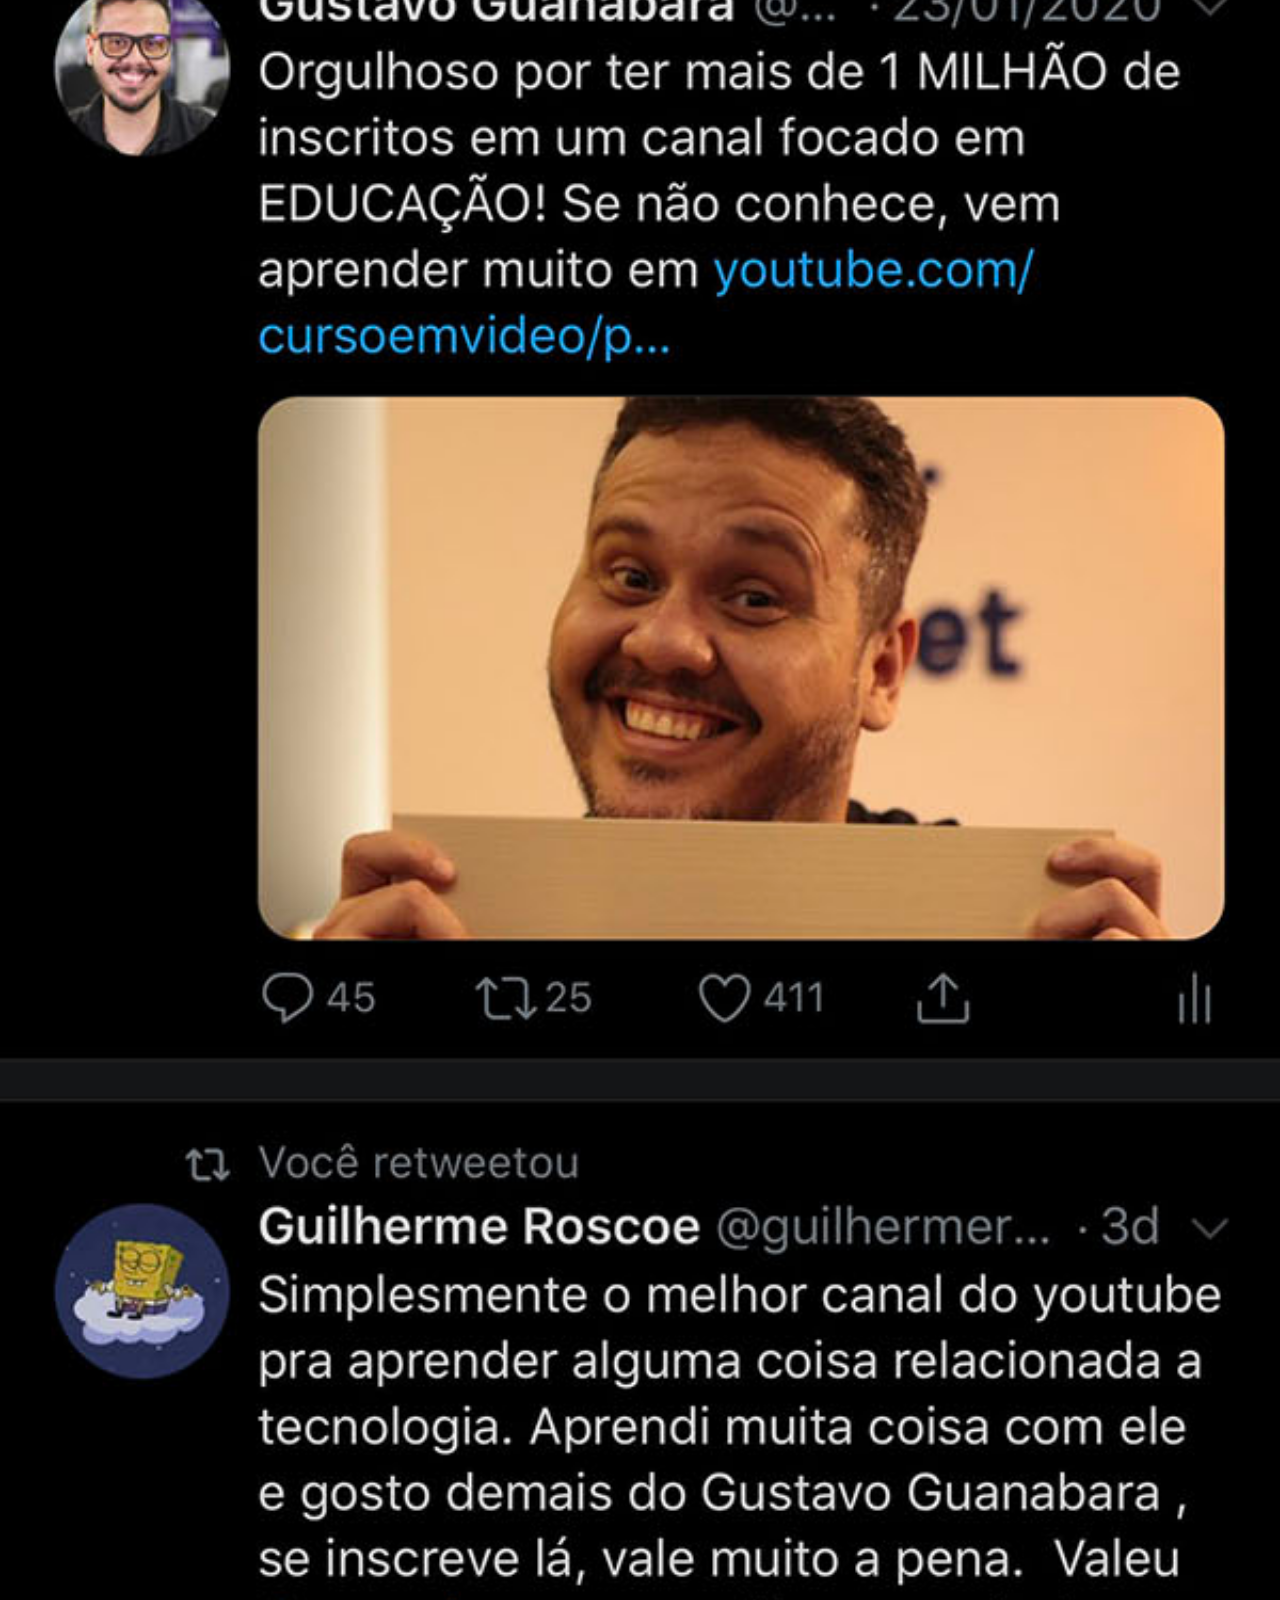
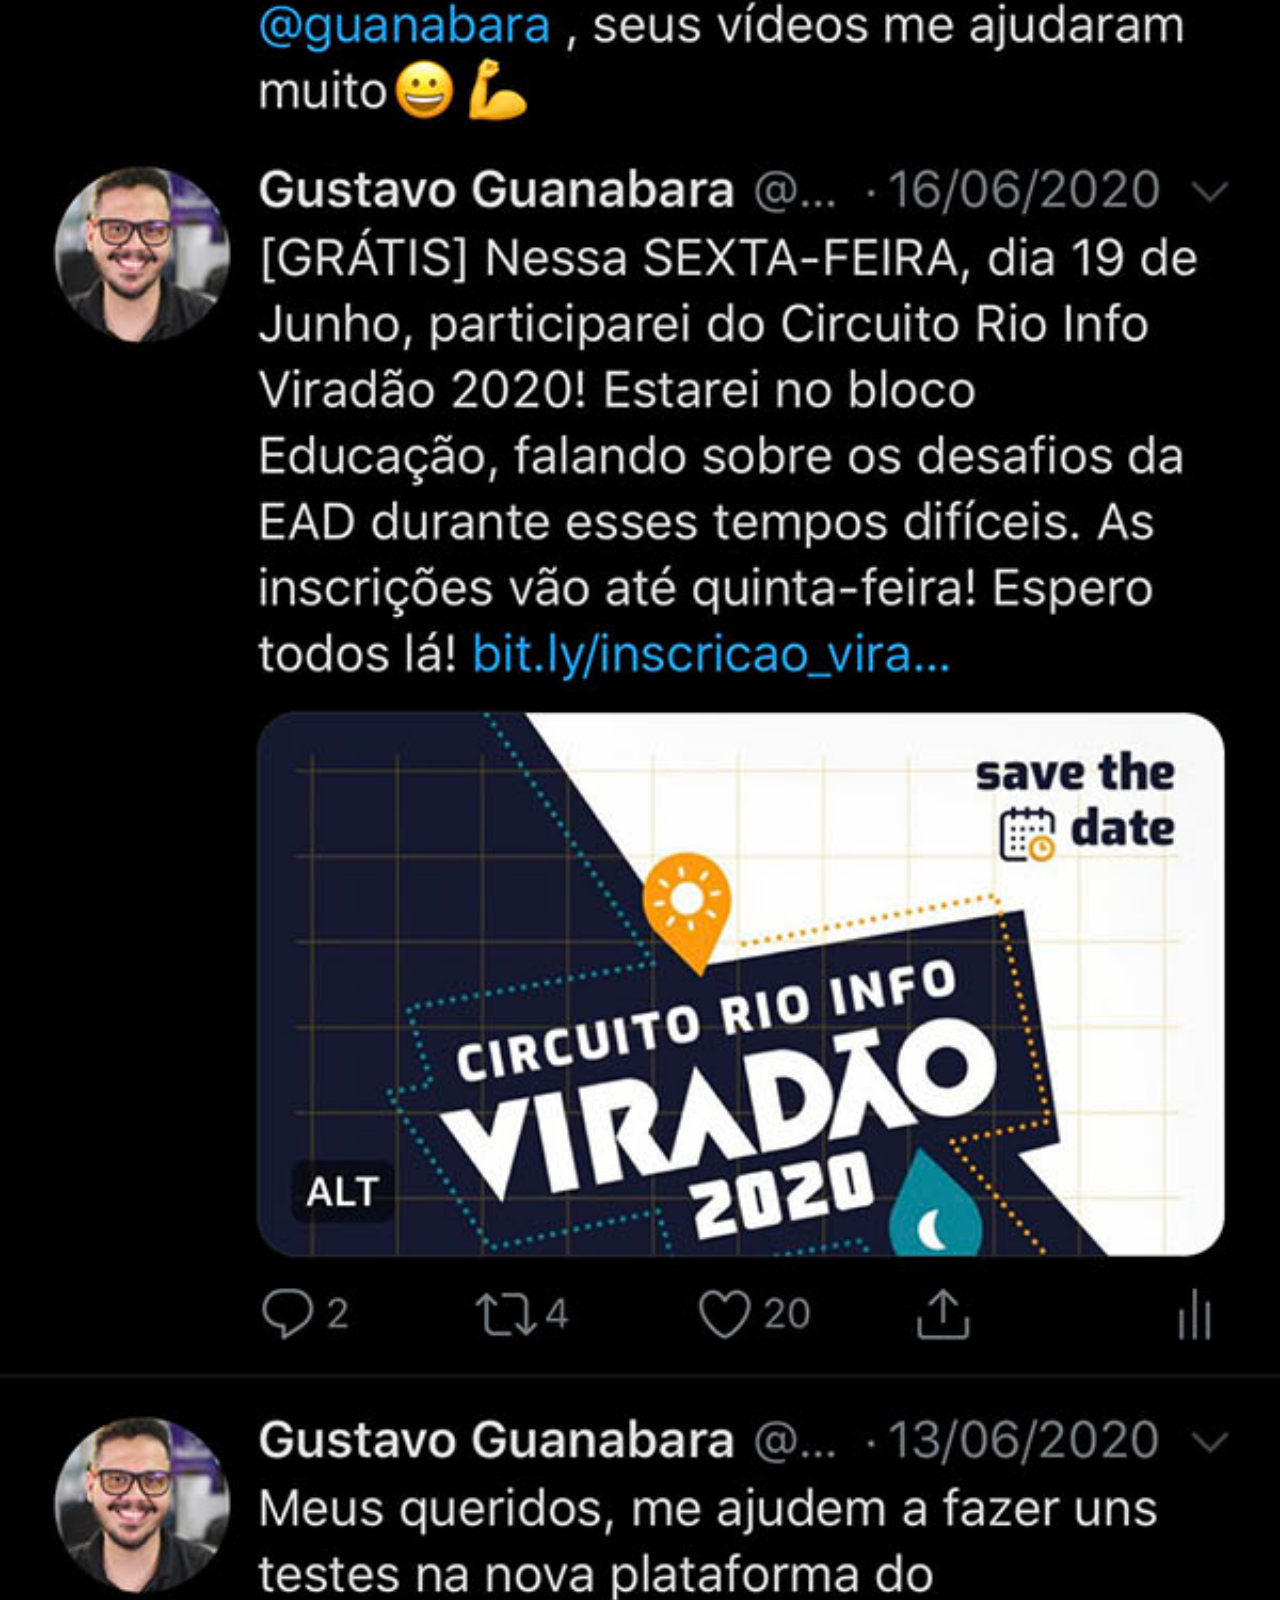
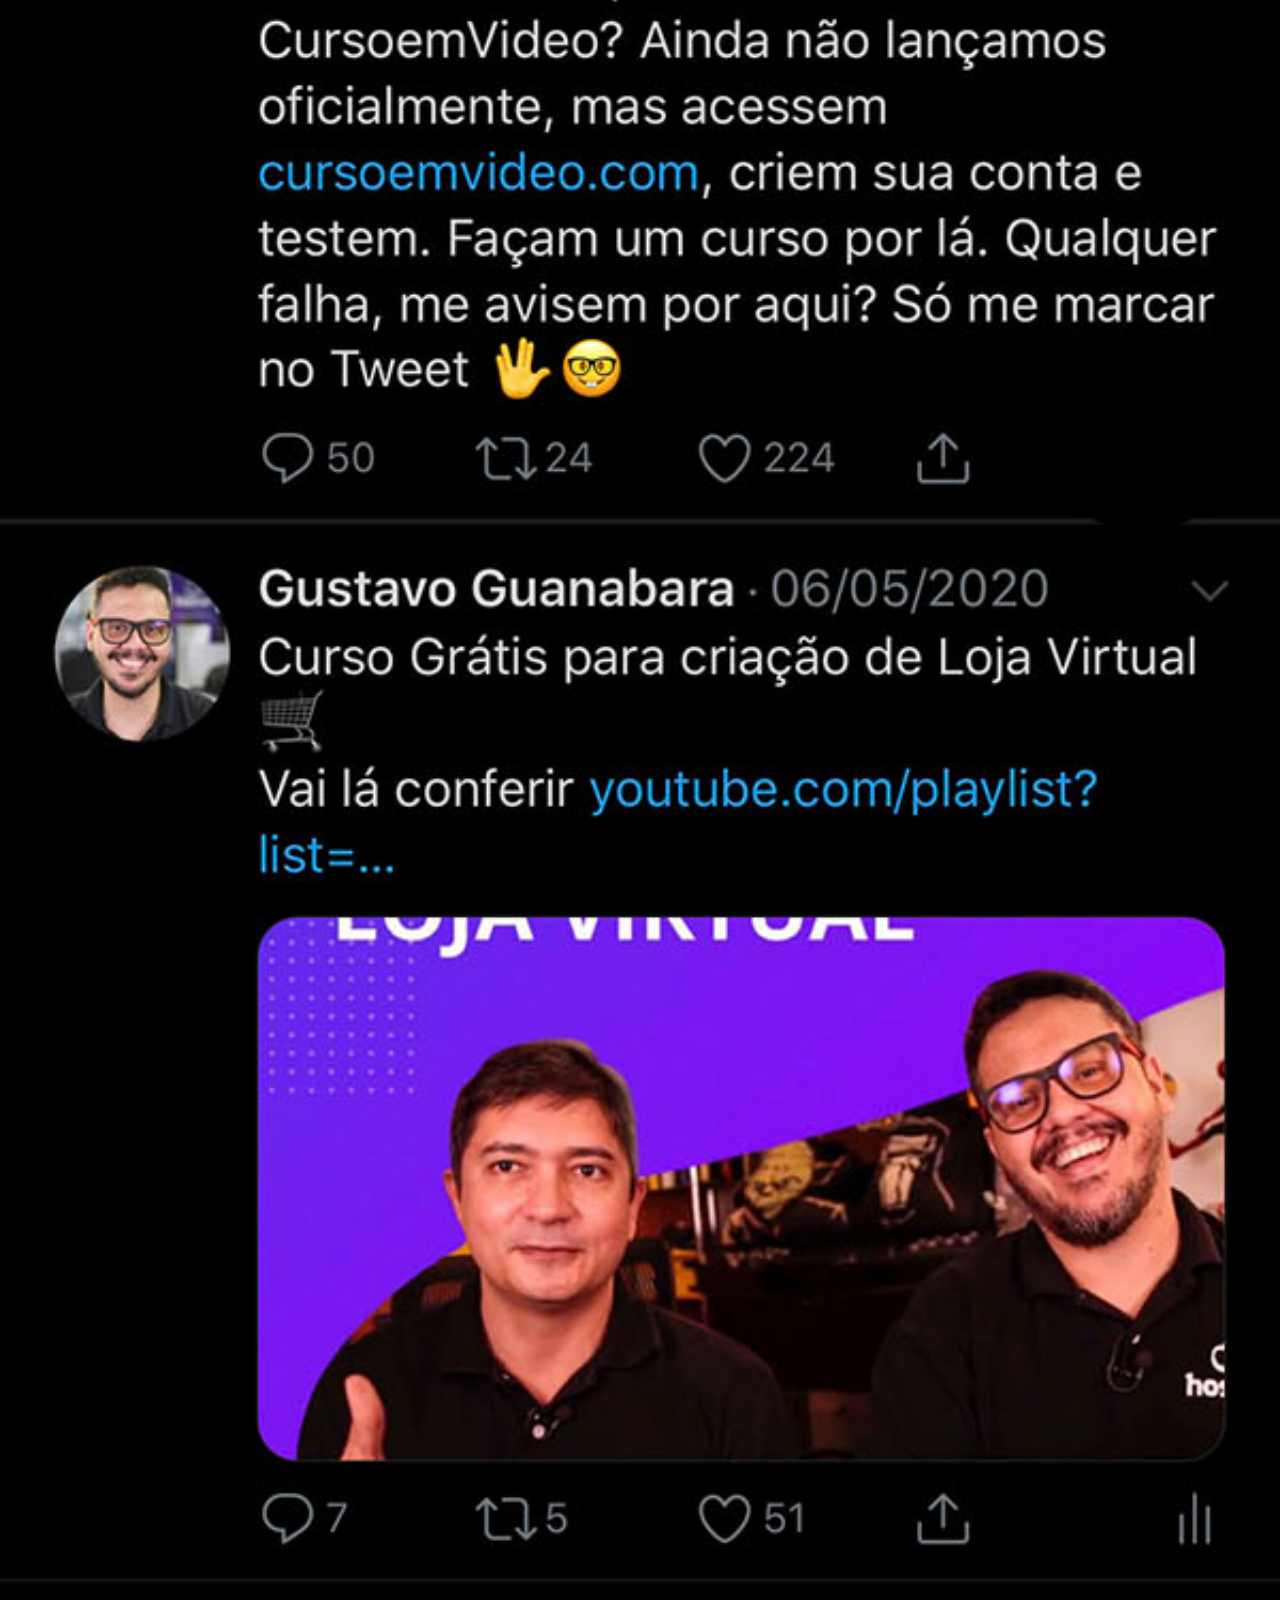
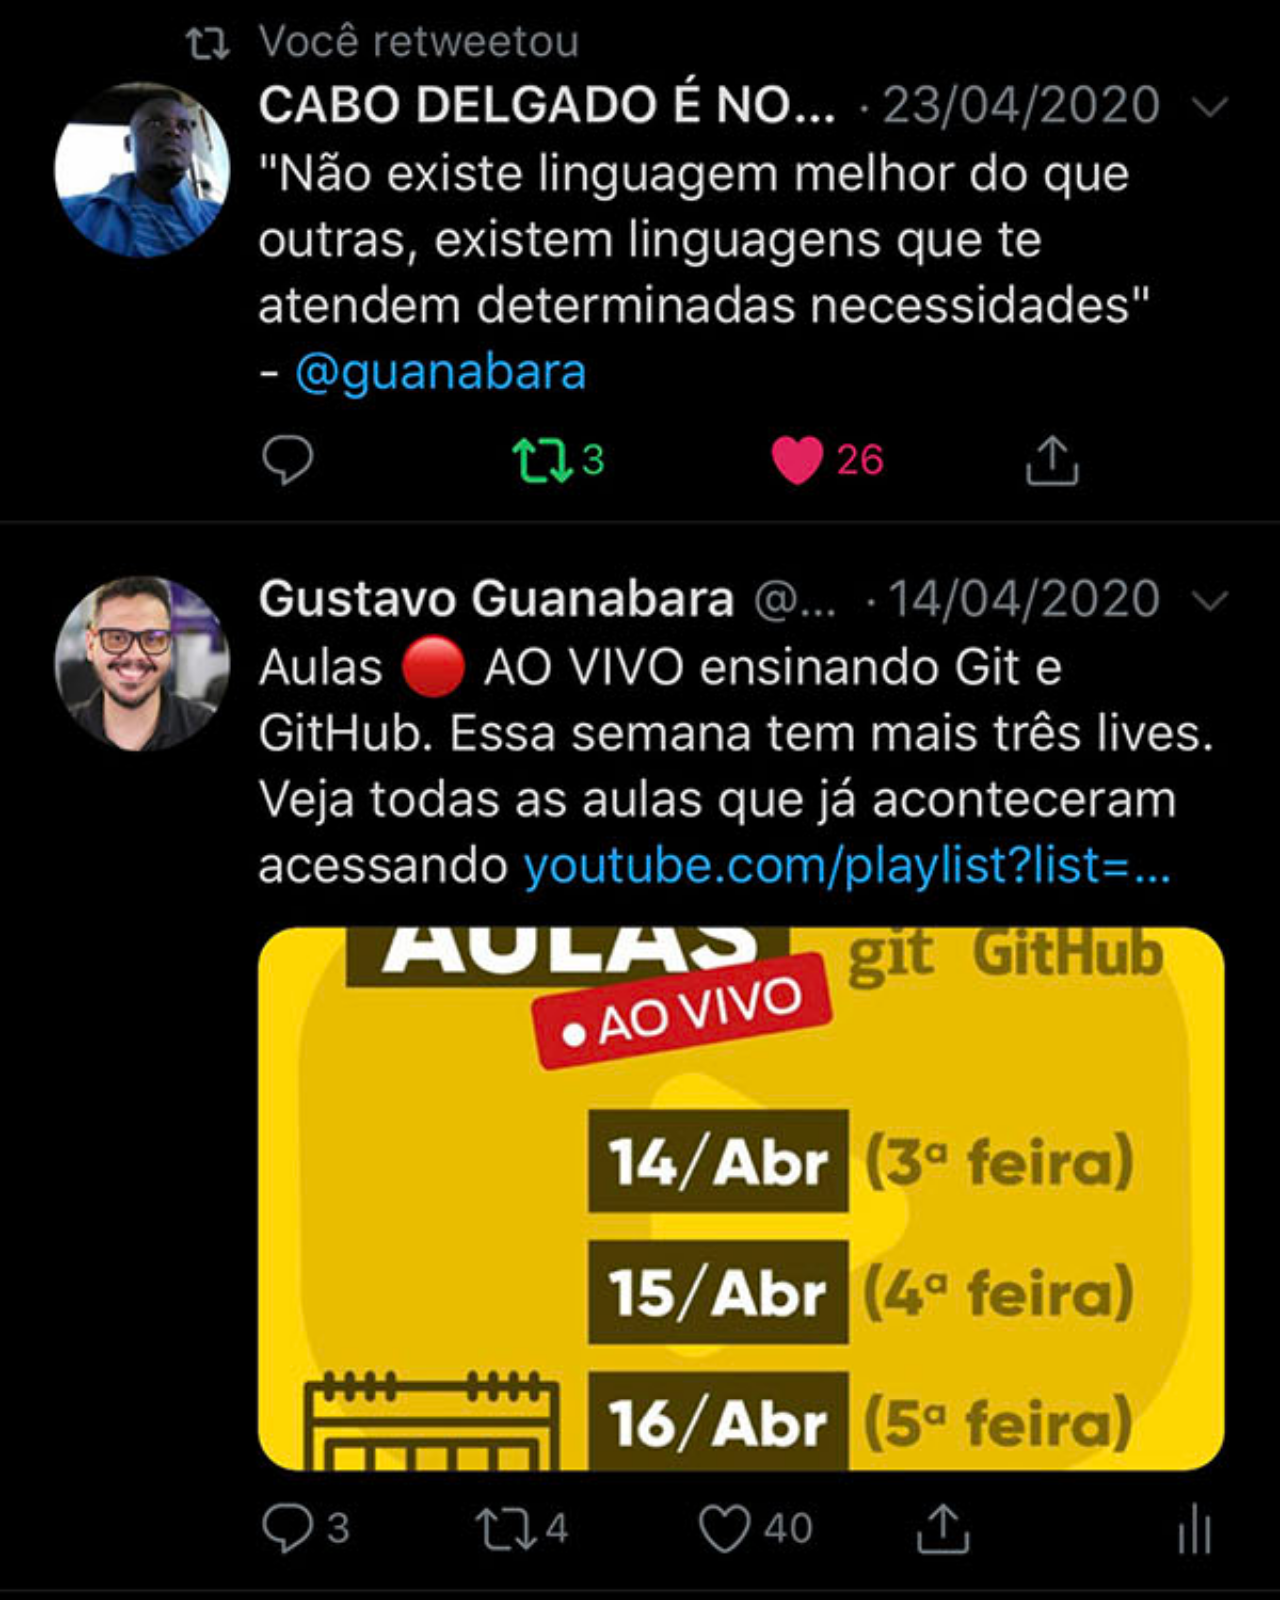
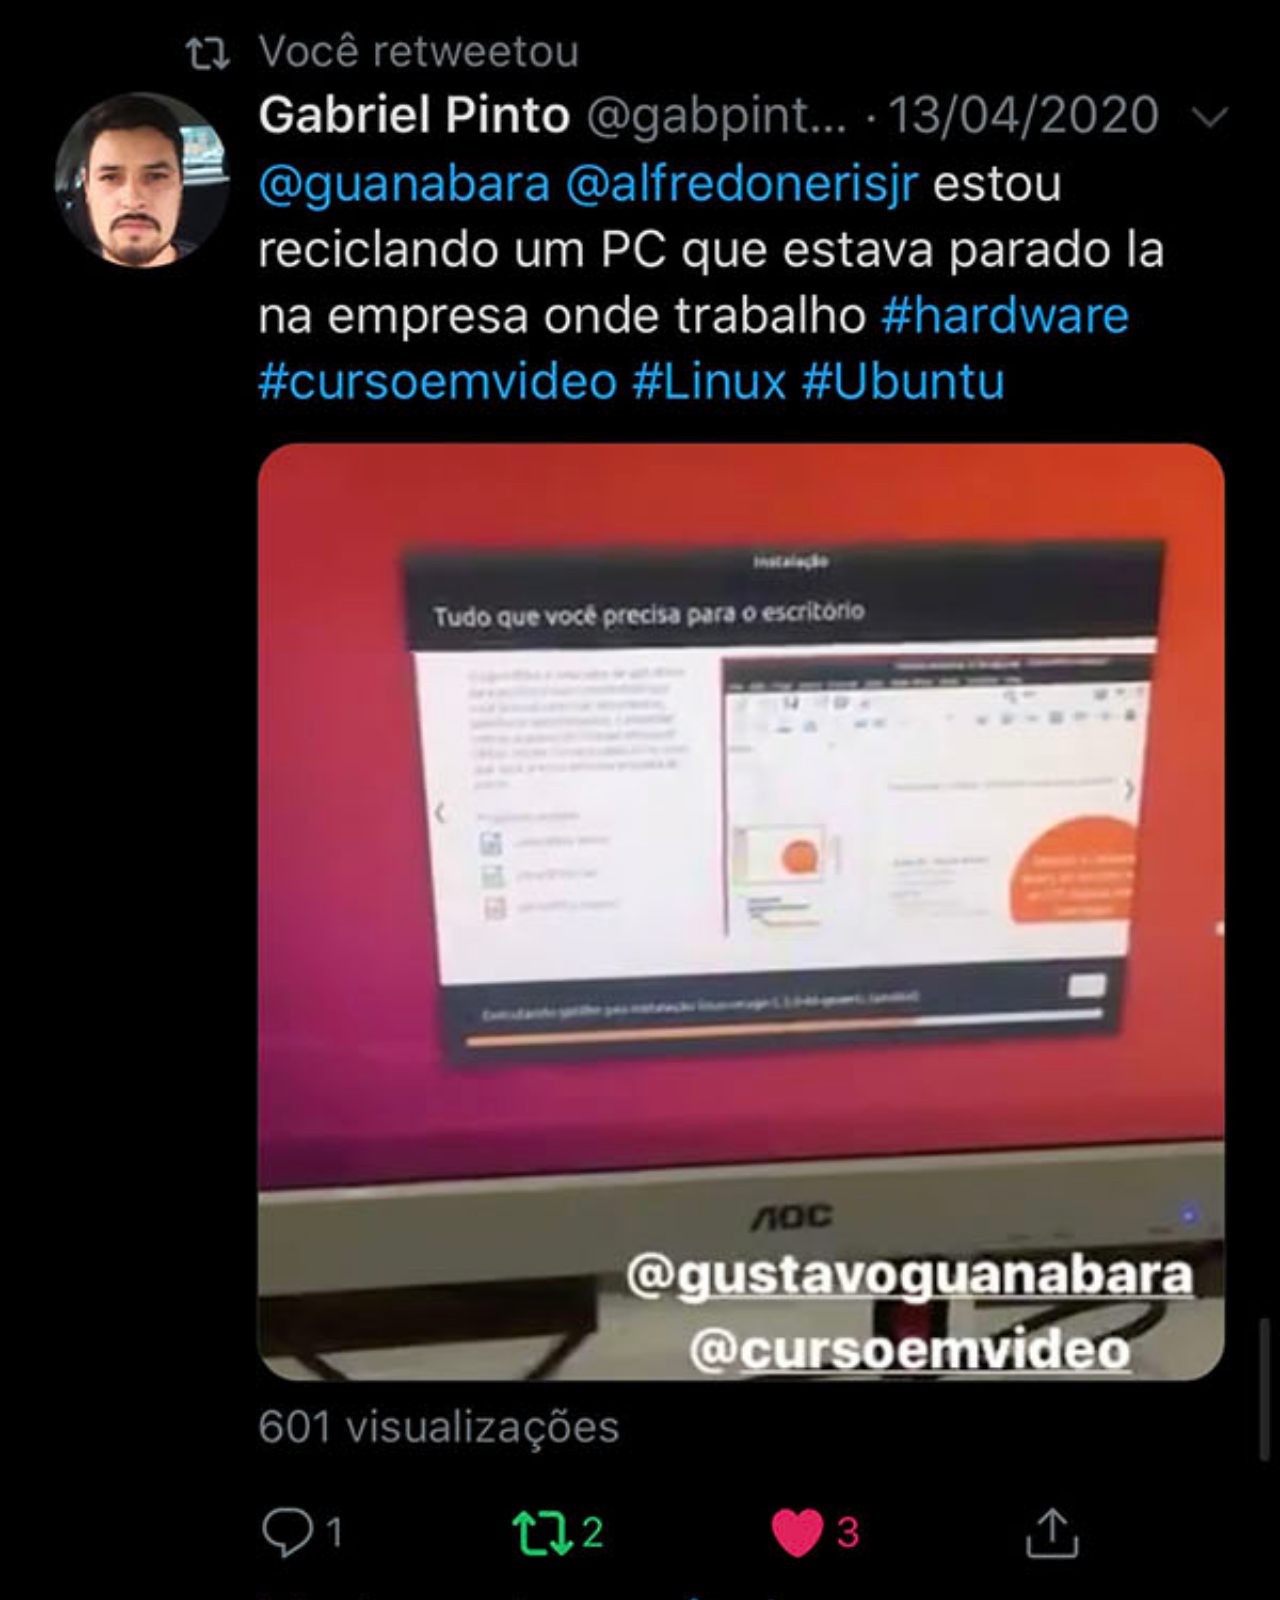
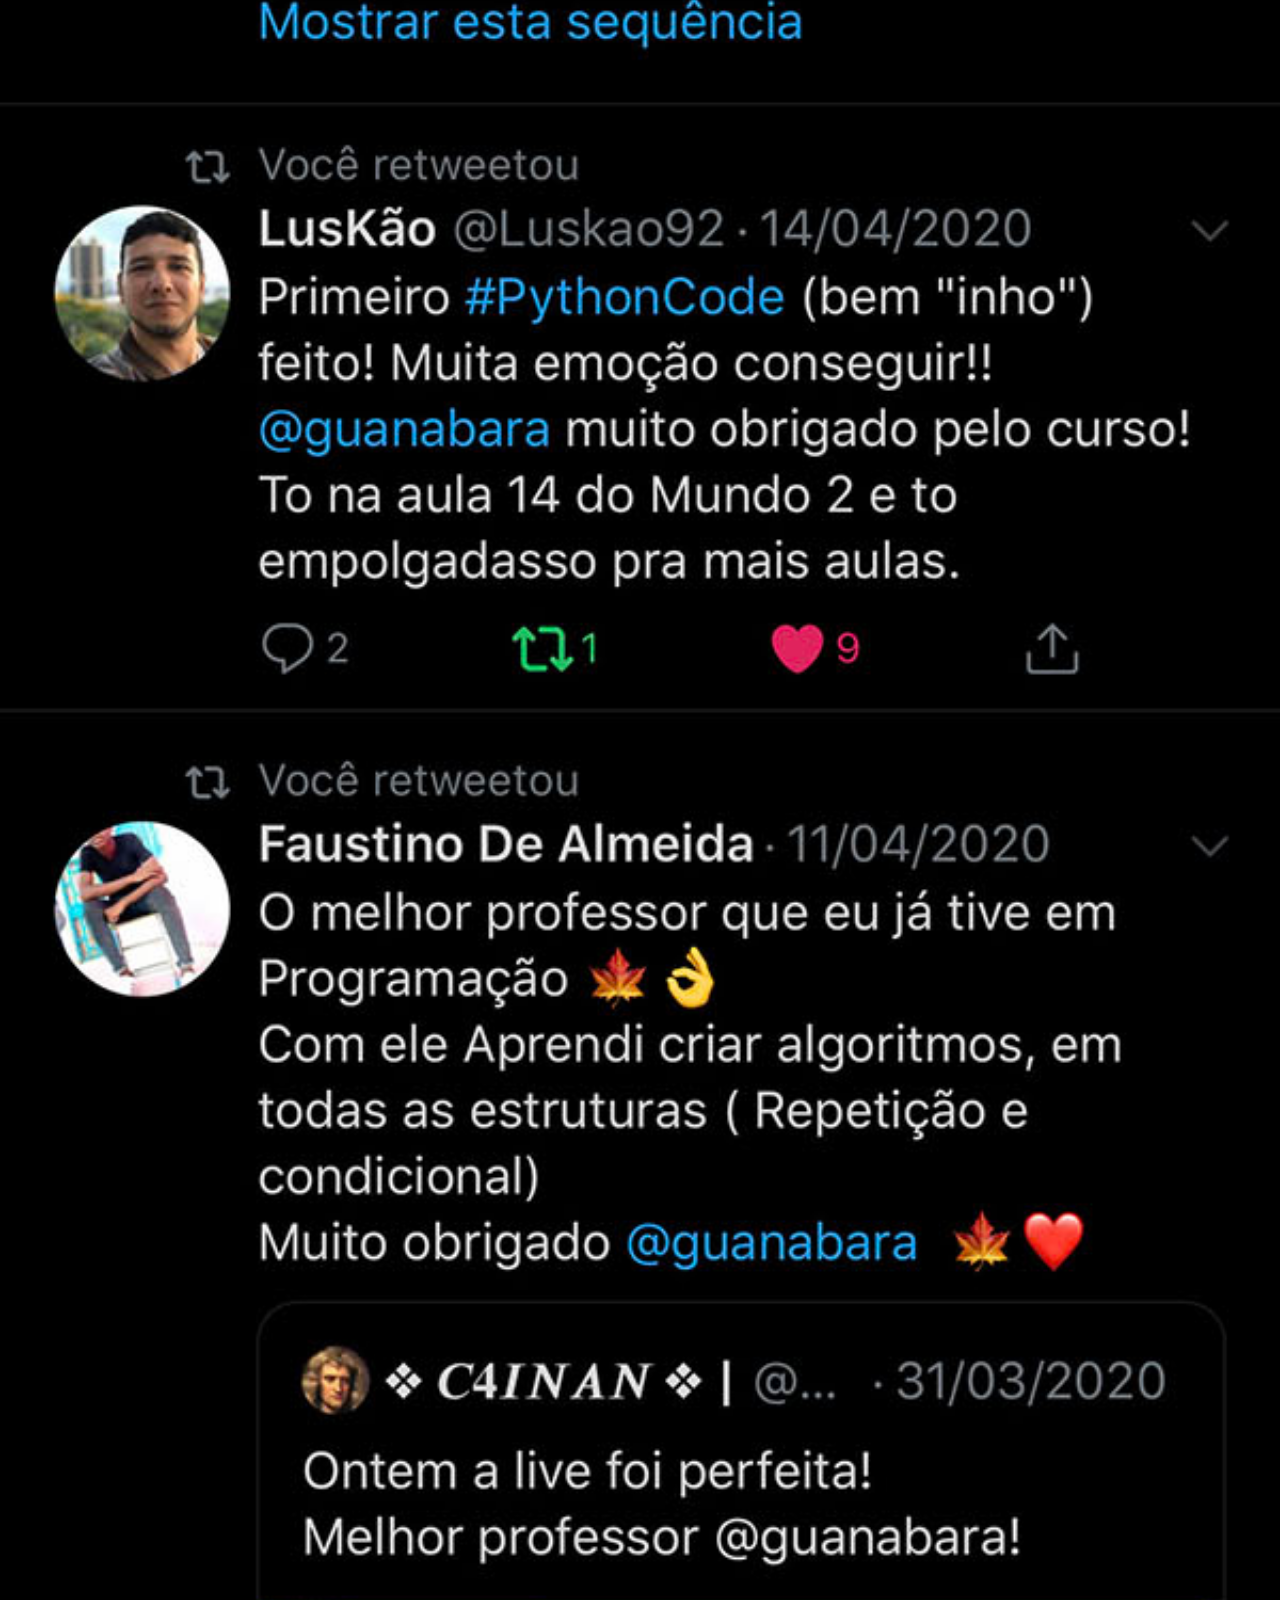
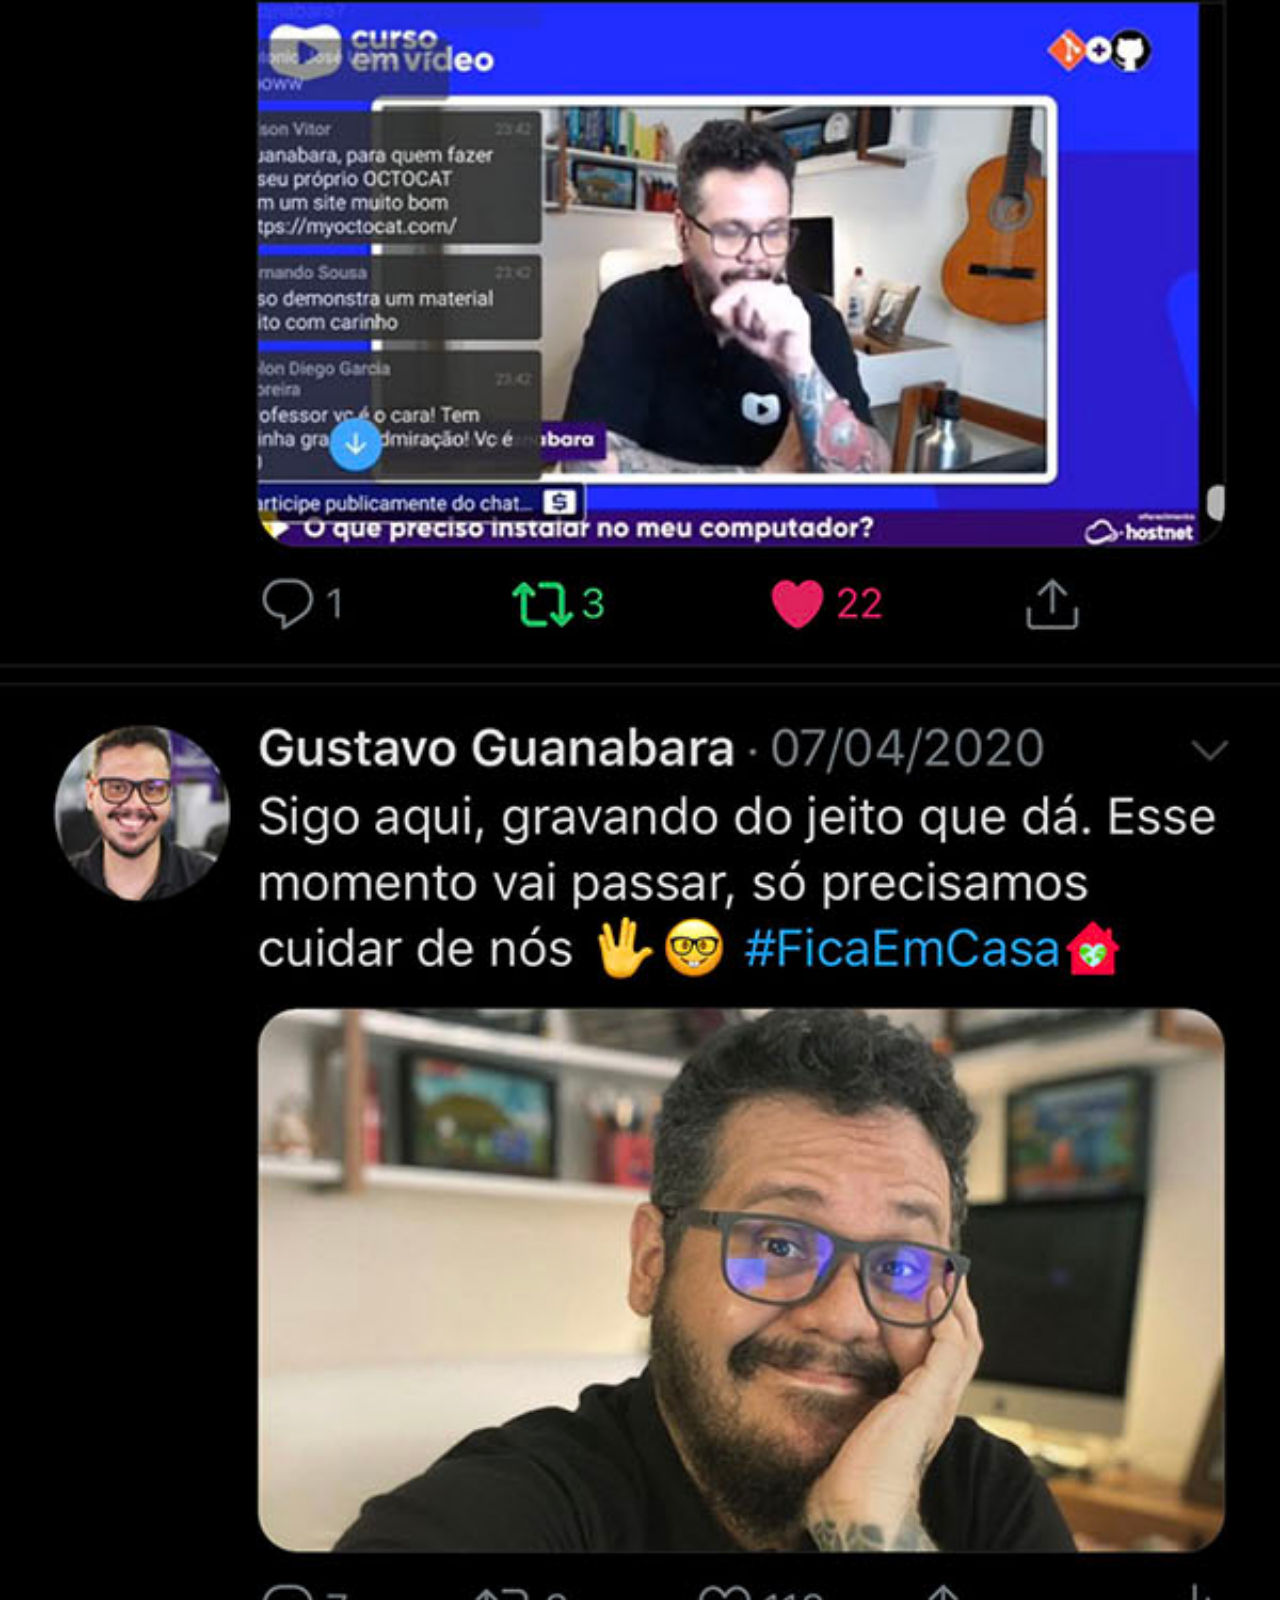
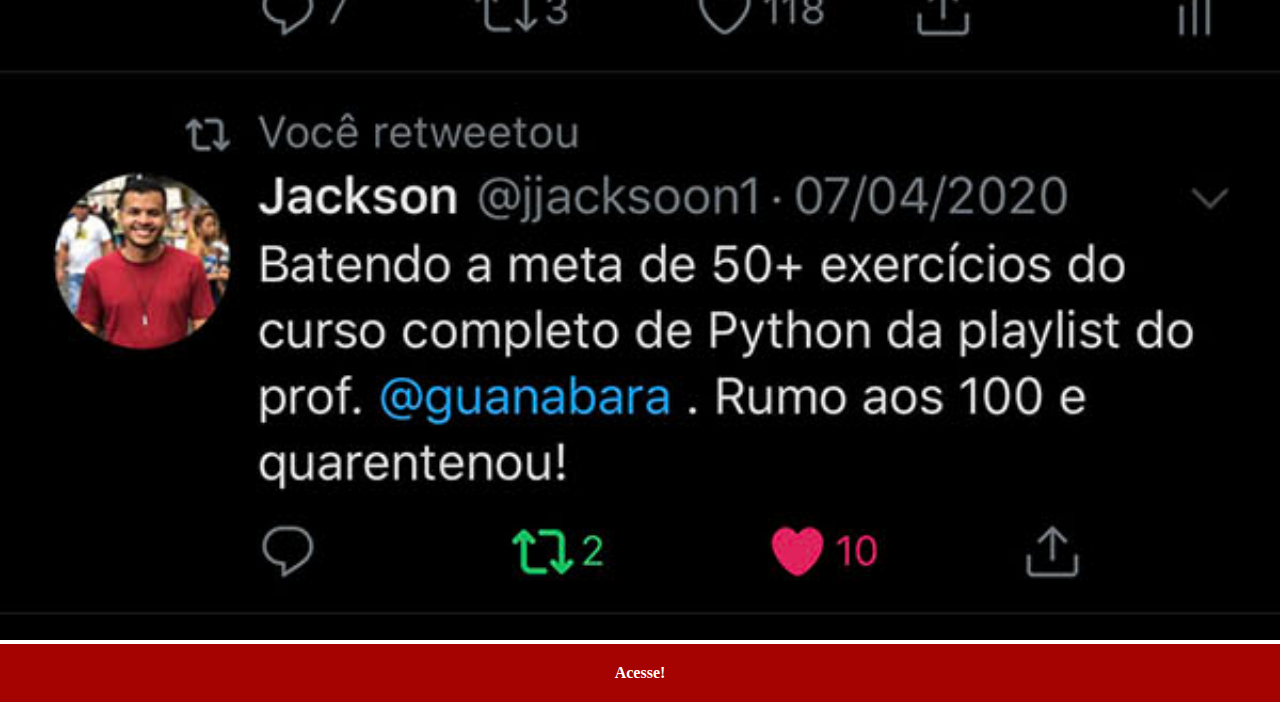
<file: twitter.html>
<!DOCTYPE html>
<html lang="pt-br">
<head>
    <meta charset="UTF-8">
    <meta http-equiv="X-UA-Compatible" content="IE=edge">
    <meta name="viewport" content="width=device-width, initial-scale=1.0">
    <title>Twitter</title>
    <link rel="stylesheet" href="estilo/social.css">
</head>
<body>
    <img src="imagens/tela-twitter.jpg" alt="Twitter">
    <a href="https://www.twitter.com/gustavoguanabara">Acesse!</a>
</body>
</html>
</file>
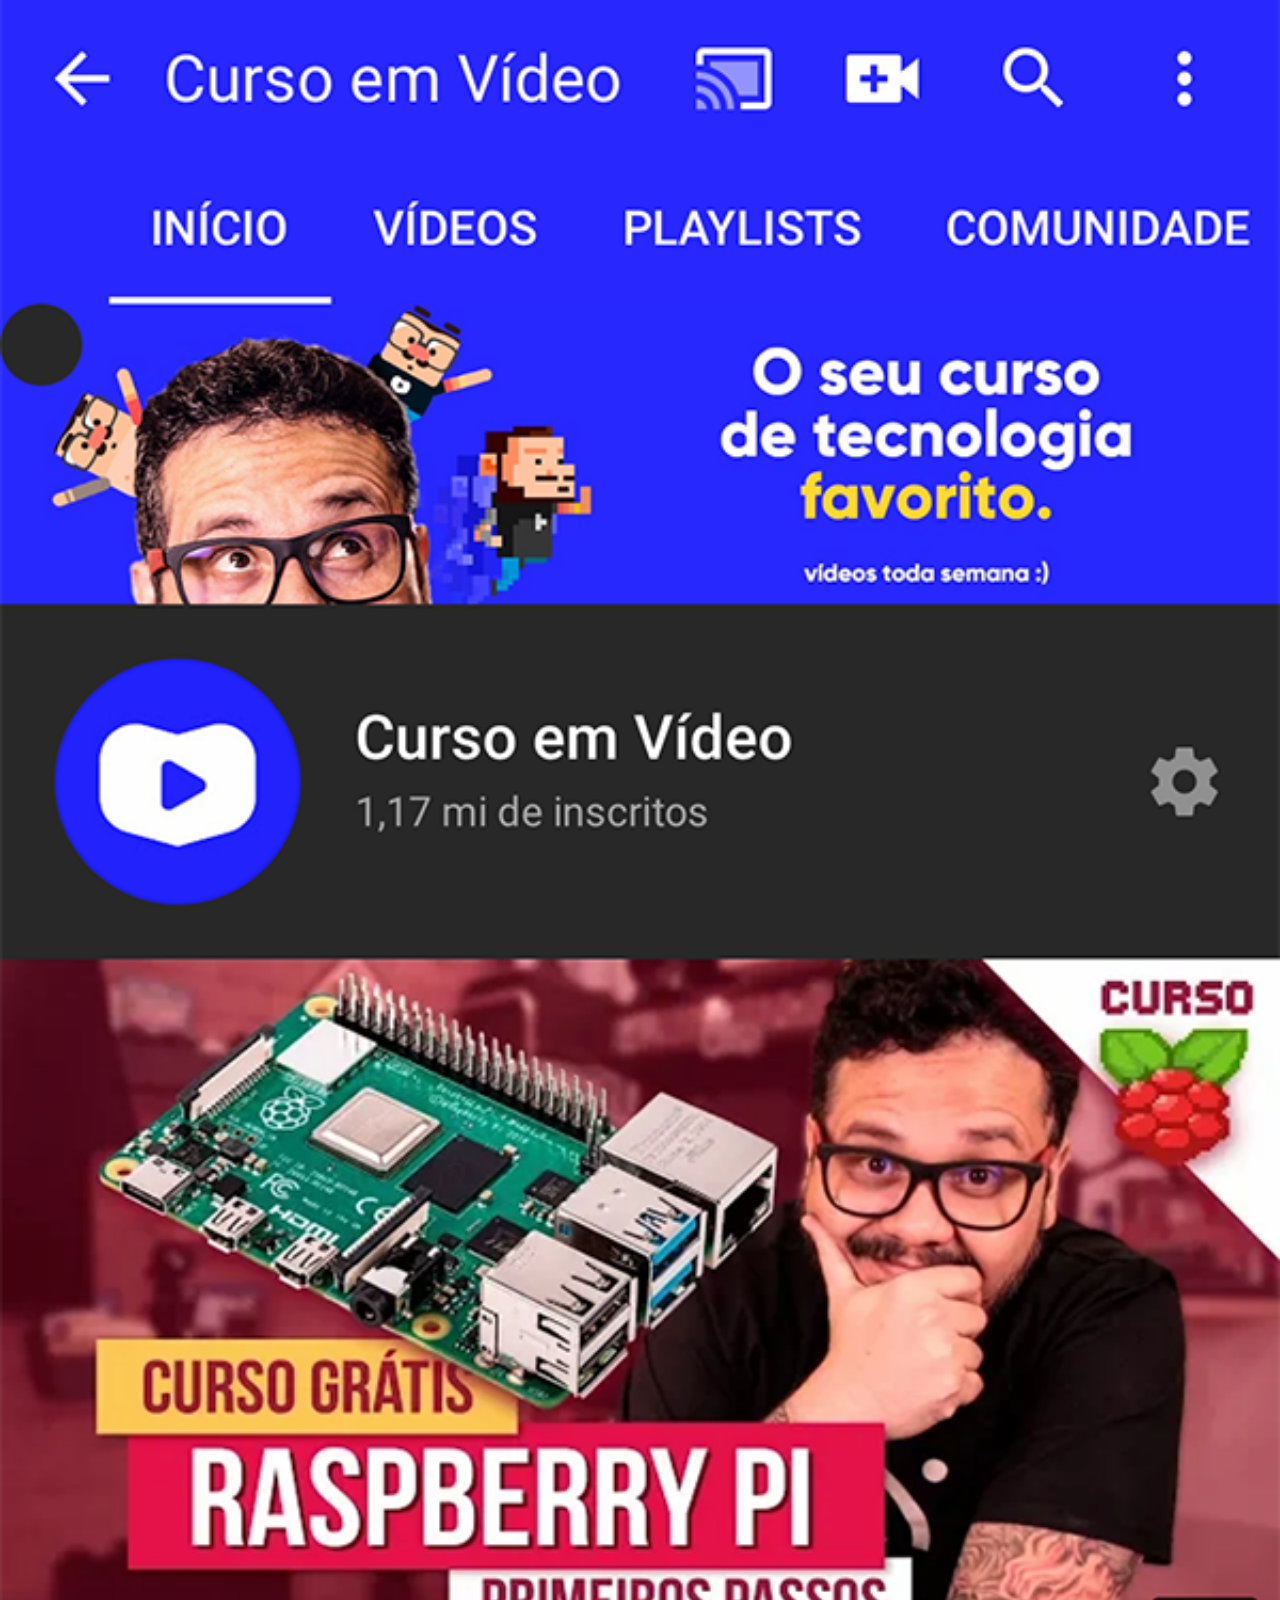
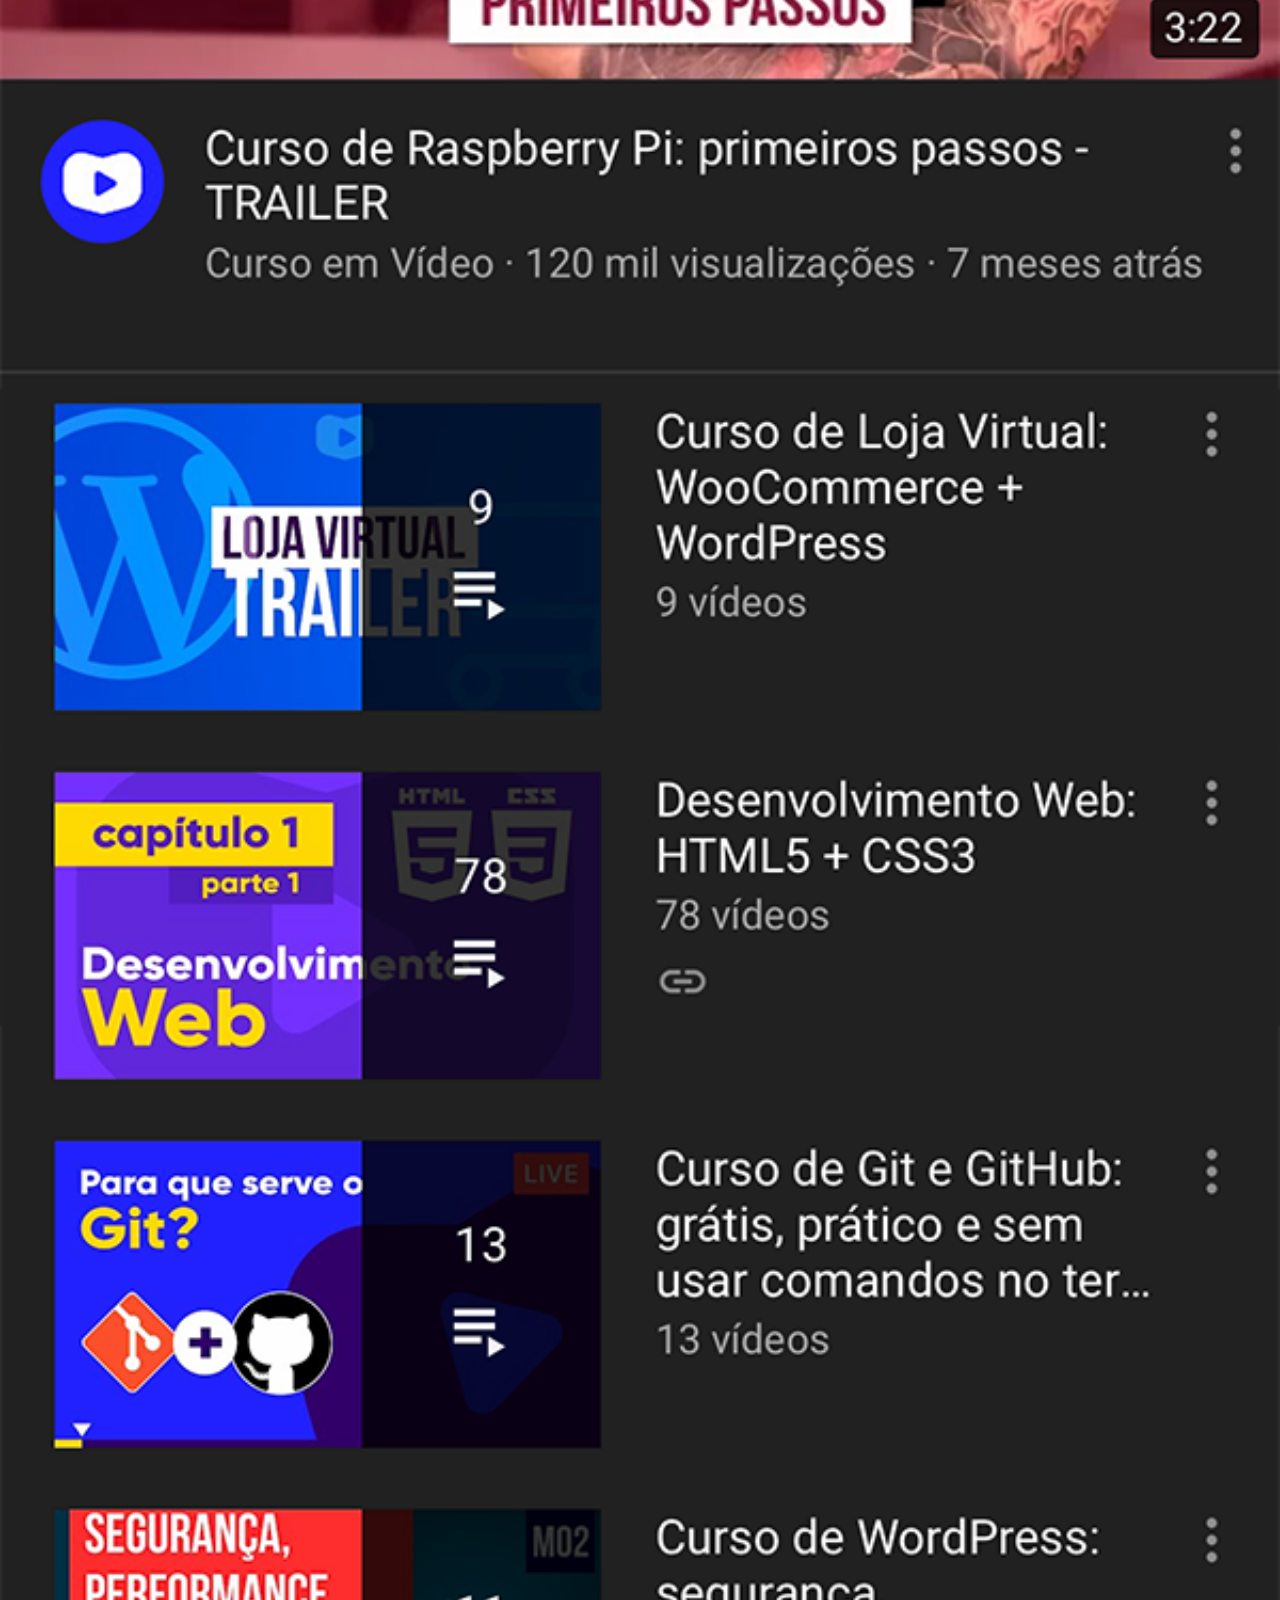
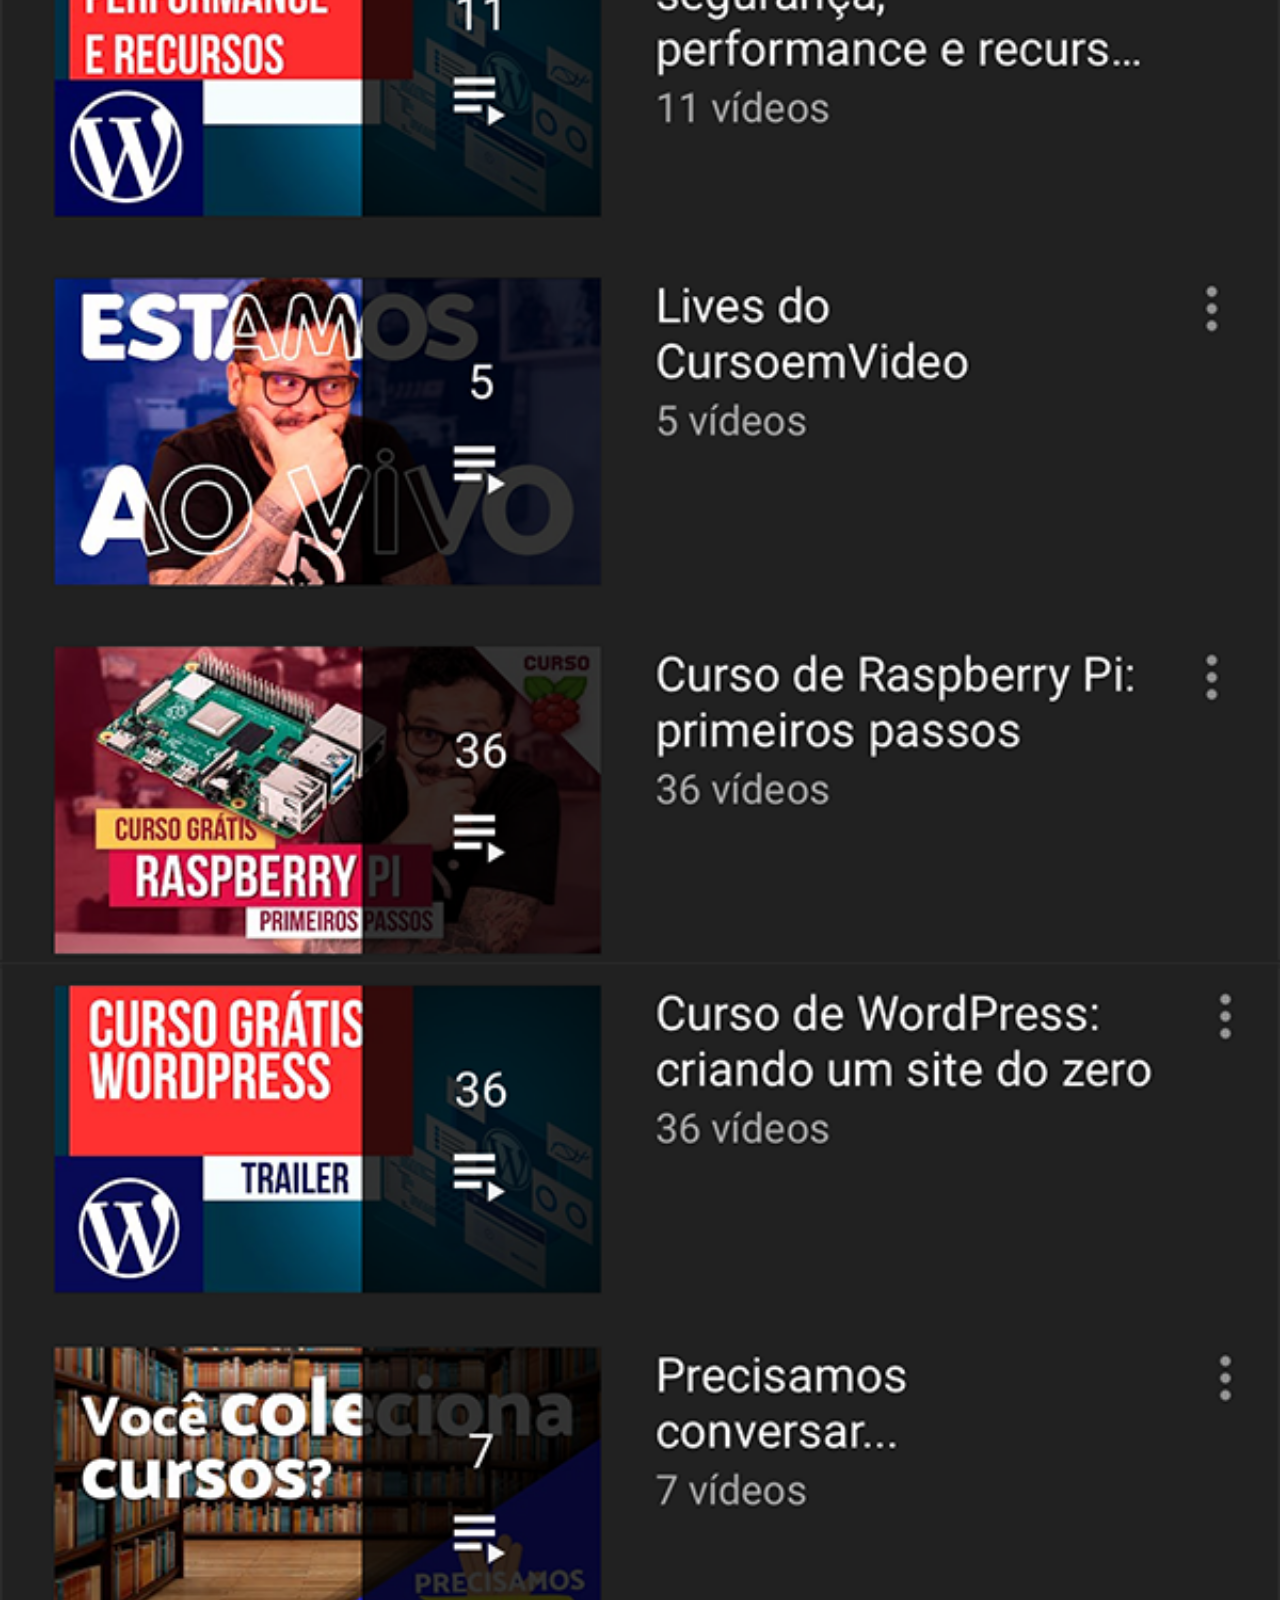
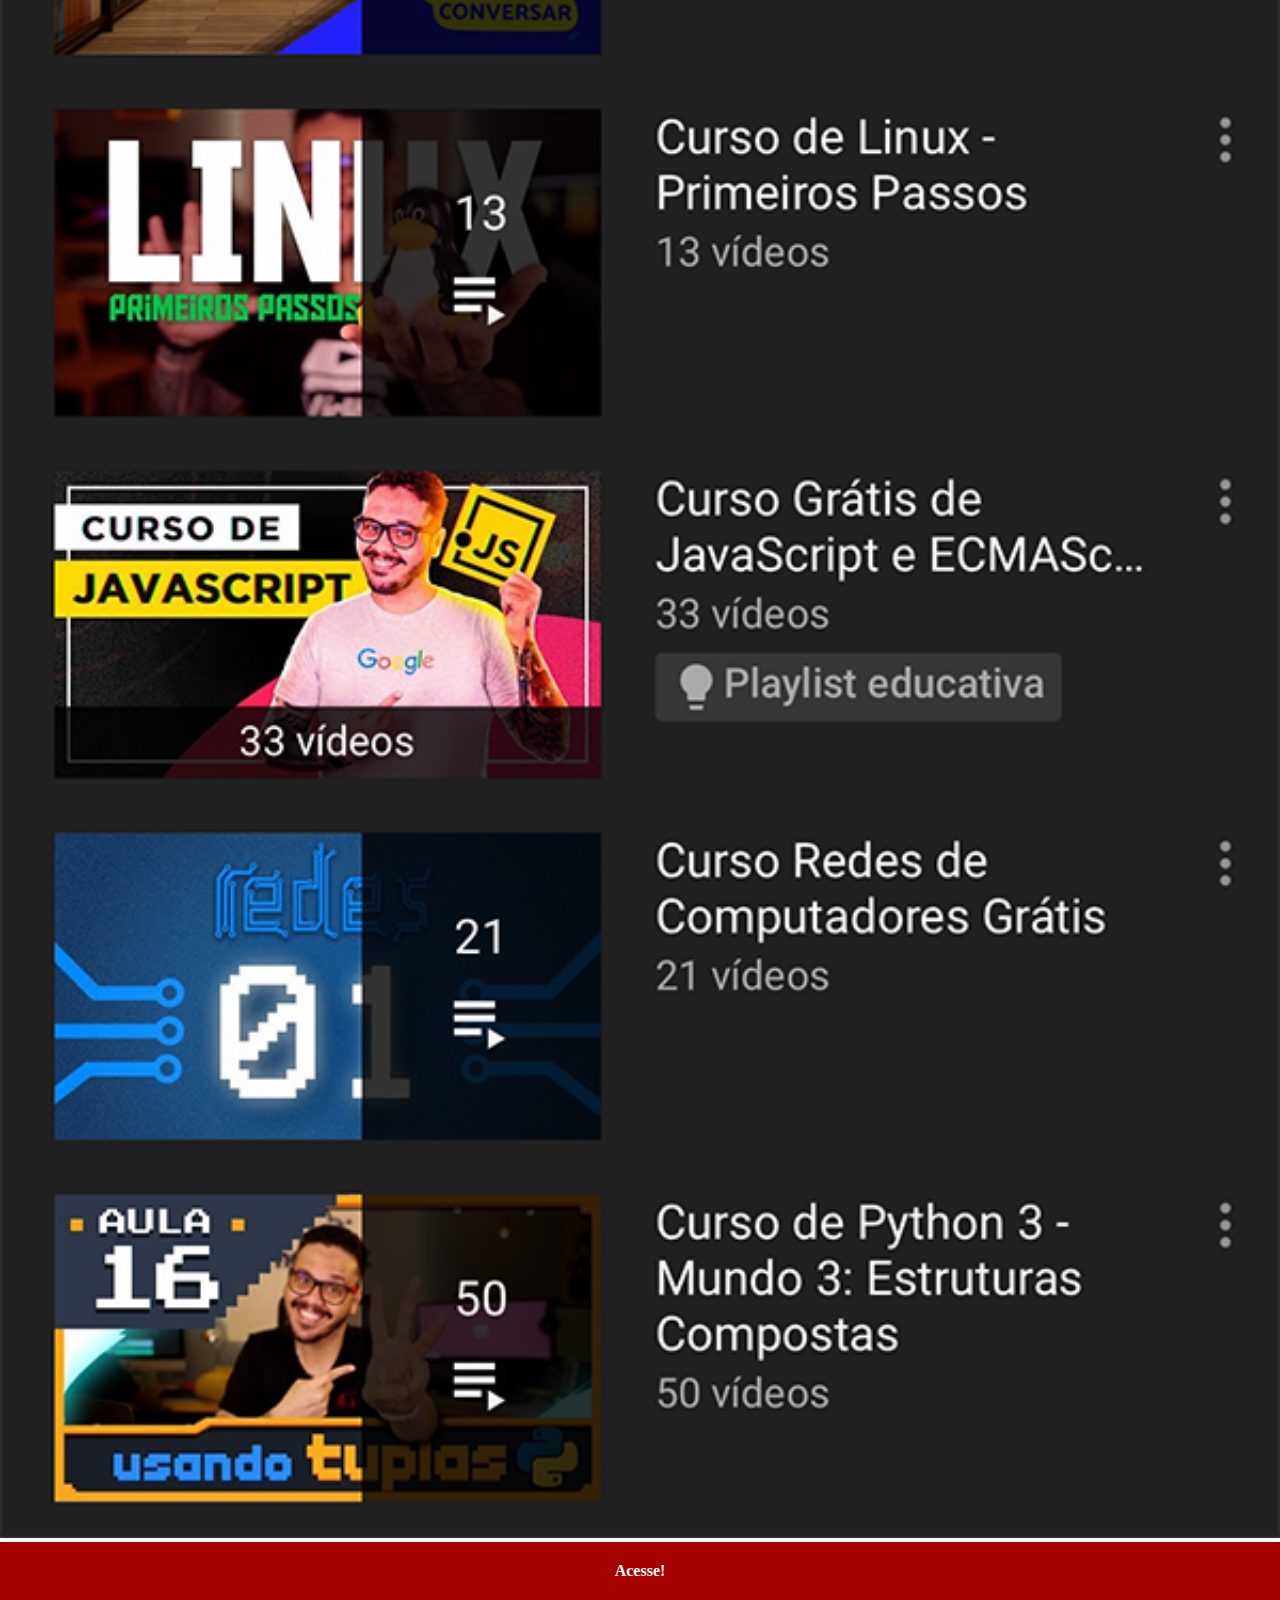
<file: youtube.html>
<!DOCTYPE html>
<html lang="pt-br">
<head>
    <meta charset="UTF-8">
    <meta http-equiv="X-UA-Compatible" content="IE=edge">
    <meta name="viewport" content="width=device-width, initial-scale=1.0">
    <title>YouTube</title>
    <link rel="stylesheet" href="estilo/social.css">
</head>
<body>
    <img src="imagens/tela-youtube.png" alt="YouTube">
    <a href="https://www.youtube.com/user/cursoemvideo/playlists" target="_blank">Acesse!</a>
</body>
</html>
</file>
<file: estilo/social.css>
@charset "UTF-8";

* {
    margin: 0px;
    padding: 0px;
}

::-webkit-scrollbar {
    width: 0px;
    height: 0px;
}

img {
    width: 100vw;
}

a {
    display: block;
    background-color: rgb(165, 2, 2);
    color: white;
    padding: 20px;
    text-align: center;
    font-weight: bolder;
    text-decoration: none;
}

a:hover {
    background-color: red;
}
</file>
